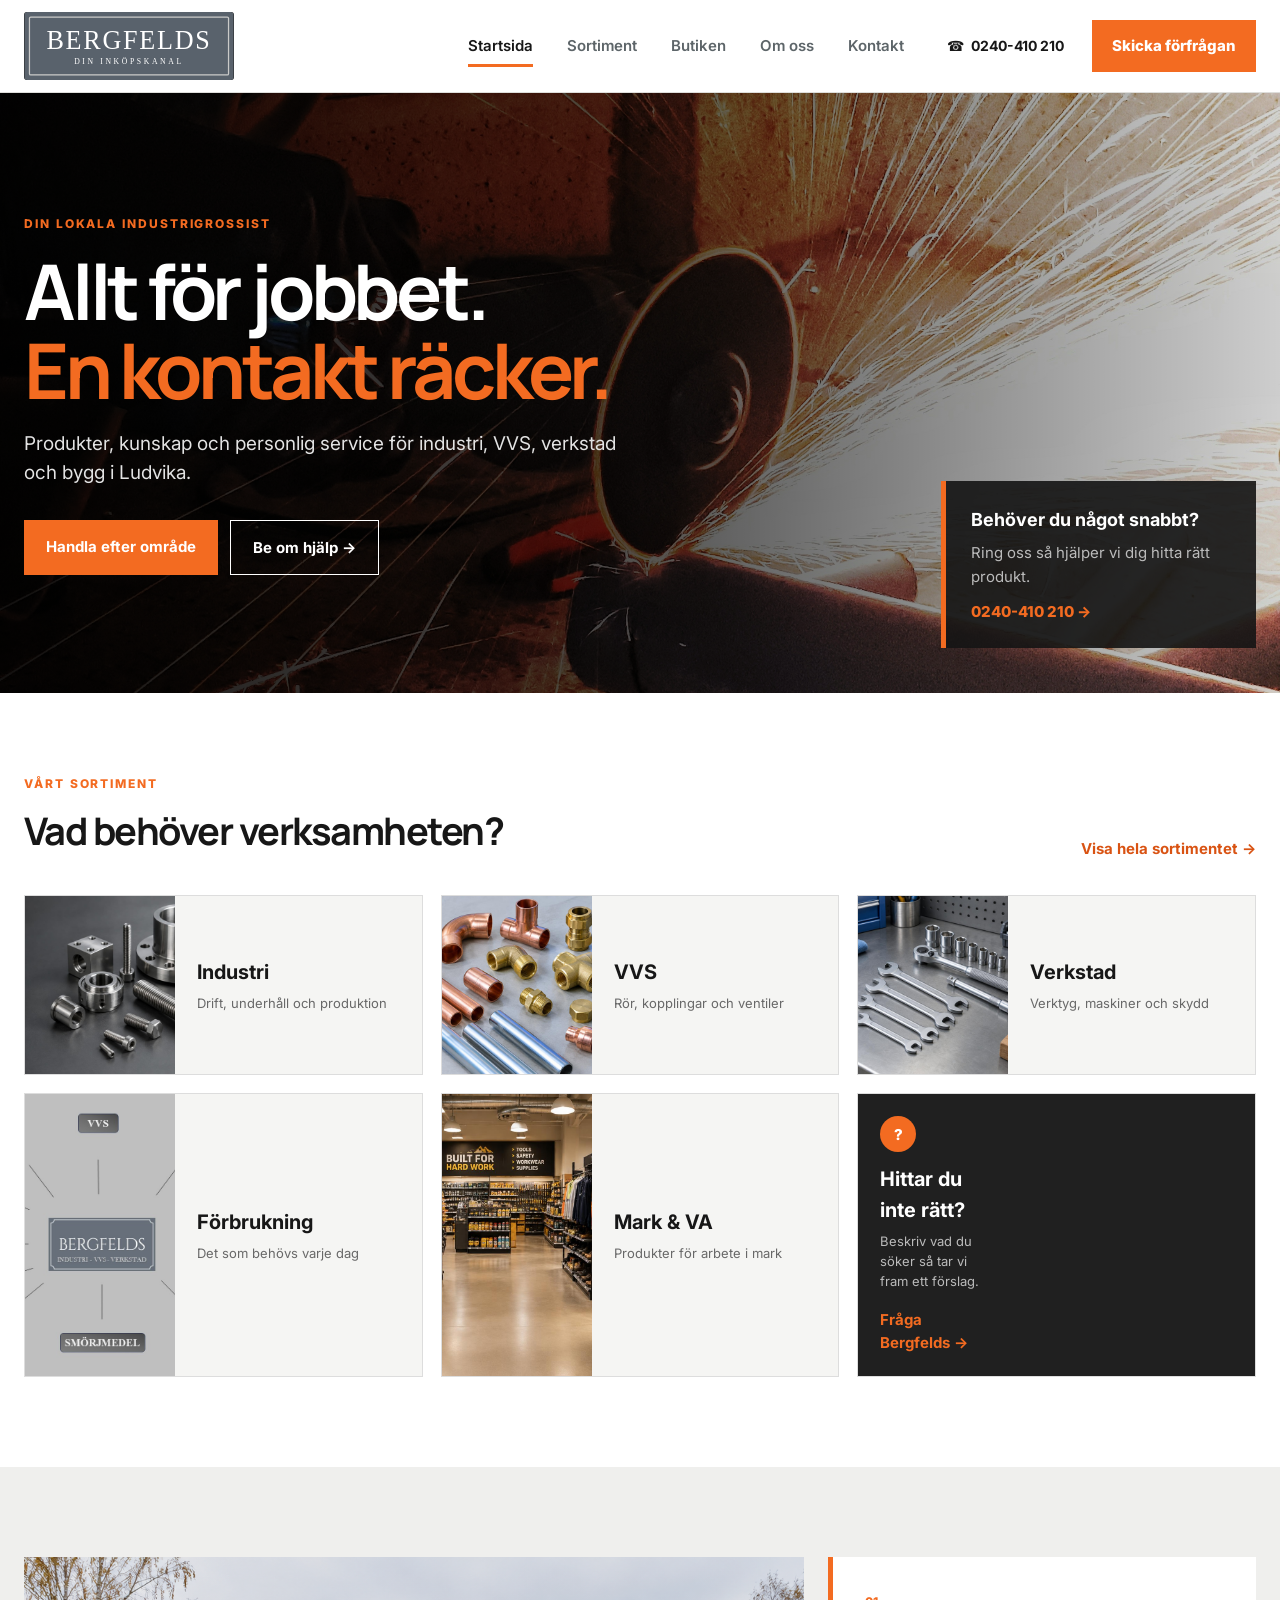
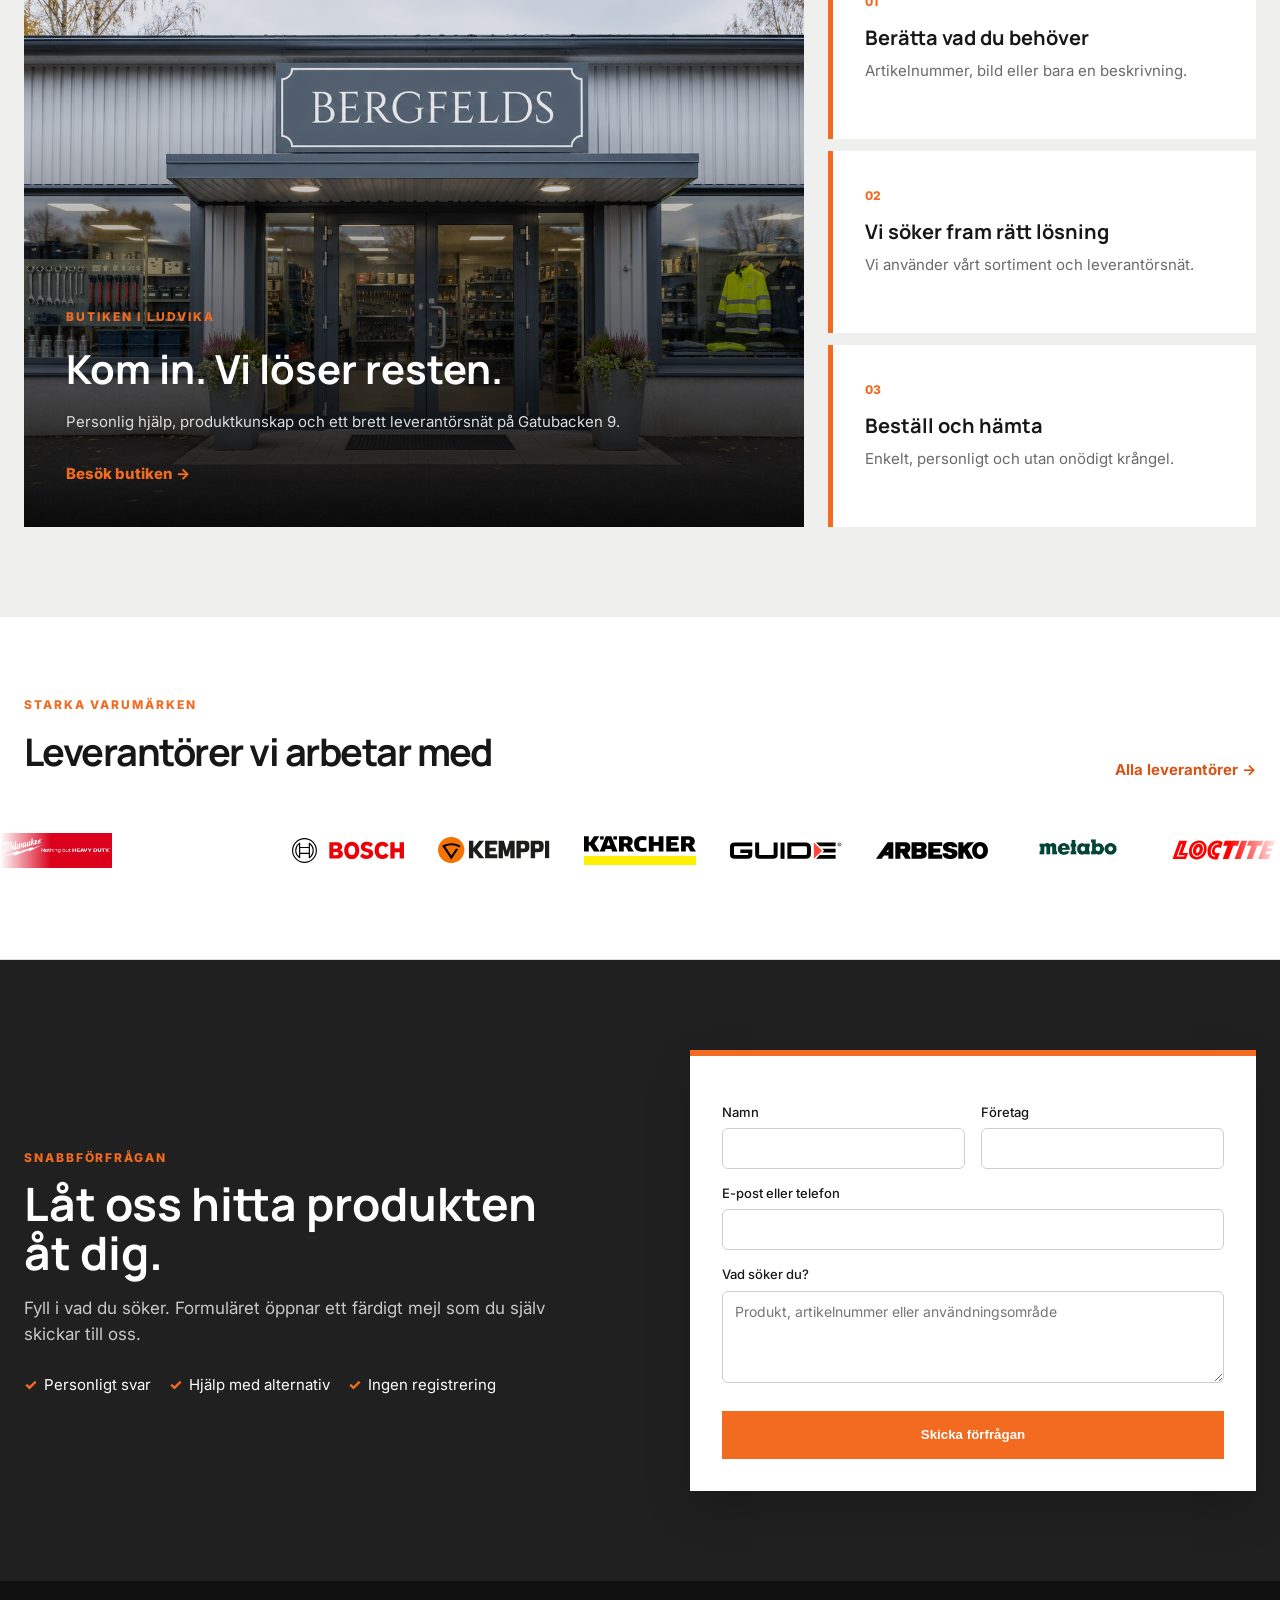
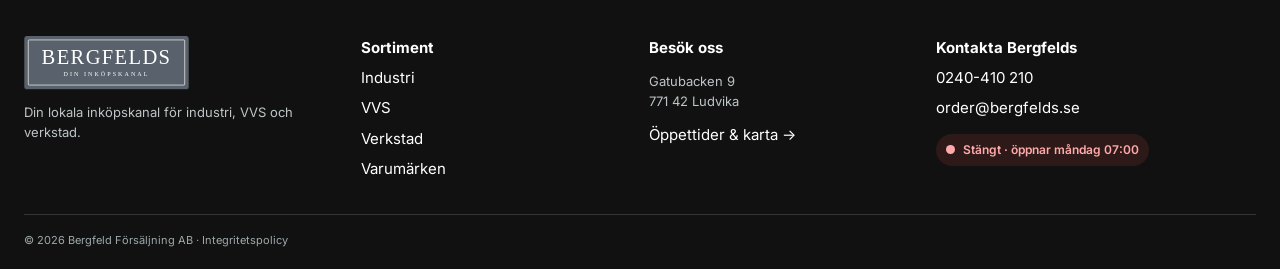
<file: index.html>
<!doctype html><html lang="sv"><head><meta charset="utf-8"><meta name="viewport" content="width=device-width,initial-scale=1"><meta name="description" content="Bergfelds – personlig industrigrossist för företag i Ludvika."><title>Bergfelds | Industri, VVS och verkstad</title><link rel="icon" href="assets/favicon.png"><link rel="preconnect" href="https://fonts.googleapis.com"><link rel="stylesheet" href="https://fonts.googleapis.com/css2?family=Inter:wght@400;500;600;700;800&display=swap"><link rel="stylesheet" href="style.css"><script src="main.js" defer></script></head>
<body class="retail-home"><a class="skip-link" href="#innehall">Hoppa till innehållet</a>
<header class="retail-header simple-header"><div class="container retail-head-main"><a class="logo" href="index.html"><img class="brand-image" src="assets/bergfelds-wordmark.svg" alt="Bergfelds"></a><nav class="primary-nav" aria-label="Huvudmeny"><a href="index.html">Startsida</a><a href="sortiment.html">Sortiment</a><a href="butiken.html">Butiken</a><a href="om-bergfelds.html">Om oss</a><a href="kontakta-oss.html">Kontakt</a></nav><a class="header-phone" href="tel:+46240410210">☎ <b>0240-410 210</b></a><a class="retail-contact" href="kontakta-oss.html">Skicka förfrågan</a><button id="menu" aria-label="Öppna meny" aria-expanded="false">☰</button></div></header>
<main id="innehall">
<section class="retail-hero"><img src="assets/bergfelds-original-industry.jpg" alt="Industri och verkstad"><div class="retail-hero-shade"></div><div class="container"><div class="retail-hero-copy"><span>DIN LOKALA INDUSTRIGROSSIST</span><h1>Allt för jobbet.<br><strong>En kontakt räcker.</strong></h1><p>Produkter, kunskap och personlig service för industri, VVS, verkstad och bygg i Ludvika.</p><div class="retail-buttons"><a href="sortiment.html">Handla efter område</a><a href="kontakta-oss.html">Be om hjälp →</a></div></div><aside><b>Behöver du något snabbt?</b><p>Ring oss så hjälper vi dig hitta rätt produkt.</p><a href="tel:+46240410210">0240-410 210 →</a></aside></div></section>
<section class="retail-category-section"><div class="container"><div class="retail-section-title"><div><span>VÅRT SORTIMENT</span><h2>Vad behöver verksamheten?</h2></div><a href="sortiment.html">Visa hela sortimentet →</a></div><div class="retail-categories"><a href="sortiment.html#industri"><img src="assets/industry.jpg" alt=""><div><b>Industri</b><span>Drift, underhåll och produktion</span></div></a><a href="sortiment.html#vvs"><img src="assets/plumbing.jpg" alt=""><div><b>VVS</b><span>Rör, kopplingar och ventiler</span></div></a><a href="sortiment.html#verkstad"><img src="assets/workshop.jpg" alt=""><div><b>Verkstad</b><span>Verktyg, maskiner och skydd</span></div></a><a href="sortiment.html"><img src="assets/bergfelds-product-overview.jpg" alt=""><div><b>Förbrukning</b><span>Det som behövs varje dag</span></div></a><a href="sortiment.html"><img src="assets/hero.jpg" alt=""><div><b>Mark & VA</b><span>Produkter för arbete i mark</span></div></a><a class="category-help" href="kontakta-oss.html"><div><i>?</i><b>Hittar du inte rätt?</b><span>Beskriv vad du söker så tar vi fram ett förslag.</span><em>Fråga Bergfelds →</em></div></a></div></div></section>
<section class="retail-promo"><div class="container"><article class="promo-main"><img src="assets/bergfelds-shop-placeholder.png" alt="Bergfelds butik"><div><span>BUTIKEN I LUDVIKA</span><h2>Kom in. Vi löser resten.</h2><p>Personlig hjälp, produktkunskap och ett brett leverantörsnät på Gatubacken 9.</p><a href="butiken.html">Besök butiken →</a></div></article><div class="promo-side"><article><span>01</span><h3>Berätta vad du behöver</h3><p>Artikelnummer, bild eller bara en beskrivning.</p></article><article><span>02</span><h3>Vi söker fram rätt lösning</h3><p>Vi använder vårt sortiment och leverantörsnät.</p></article><article><span>03</span><h3>Beställ och hämta</h3><p>Enkelt, personligt och utan onödigt krångel.</p></article></div></div></section>
<section class="retail-suppliers"><div class="container"><div class="retail-section-title"><div><span>STARKA VARUMÄRKEN</span><h2>Leverantörer vi arbetar med</h2></div><a href="sortiment.html#leverantorer">Alla leverantörer →</a></div></div><div class="supplier-marquee"><div class="supplier-track"></div></div></section>
<section class="retail-inquiry"><div class="container"><div class="inquiry-copy"><span>SNABBFÖRFRÅGAN</span><h2>Låt oss hitta produkten åt dig.</h2><p>Fyll i vad du söker. Formuläret öppnar ett färdigt mejl som du själv skickar till oss.</p><ul><li>Personligt svar</li><li>Hjälp med alternativ</li><li>Ingen registrering</li></ul></div><form class="form" novalidate><div class="cols"><label>Namn<input name="name" required></label><label>Företag<input name="company" required></label></div><label>E-post eller telefon<input name="contact" required></label><label>Vad söker du?<textarea name="description" rows="4" placeholder="Produkt, artikelnummer eller användningsområde" required></textarea></label><output aria-live="polite"></output><button type="submit">Skicka förfrågan</button></form></div></section>
</main>
<footer class="retail-footer"><div class="container footer4"><div><img class="brand-image footer-brand" src="assets/bergfelds-wordmark.svg" alt="Bergfelds"><p>Din lokala inköpskanal för industri, VVS och verkstad.</p></div><div><b>Sortiment</b><a href="sortiment.html#industri">Industri</a><a href="sortiment.html#vvs">VVS</a><a href="sortiment.html#verkstad">Verkstad</a><a href="sortiment.html#leverantorer">Varumärken</a></div><div><b>Besök oss</b><p>Gatubacken 9<br>771 42 Ludvika</p><a href="butiken.html">Öppettider & karta →</a></div><div><b>Kontakta Bergfelds</b><a href="tel:+46240410210">0240-410 210</a><a href="mailto:order@bergfelds.se">order@bergfelds.se</a><div class="opening-status" data-opening-status><span class="status-dot"></span><span class="status-text">Kontrollerar öppettider…</span></div></div></div><div class="container copy">© <span data-year>2026</span> Bergfeld Försäljning AB · <a href="integritetspolicy.html">Integritetspolicy</a></div></footer></body></html>
</file>
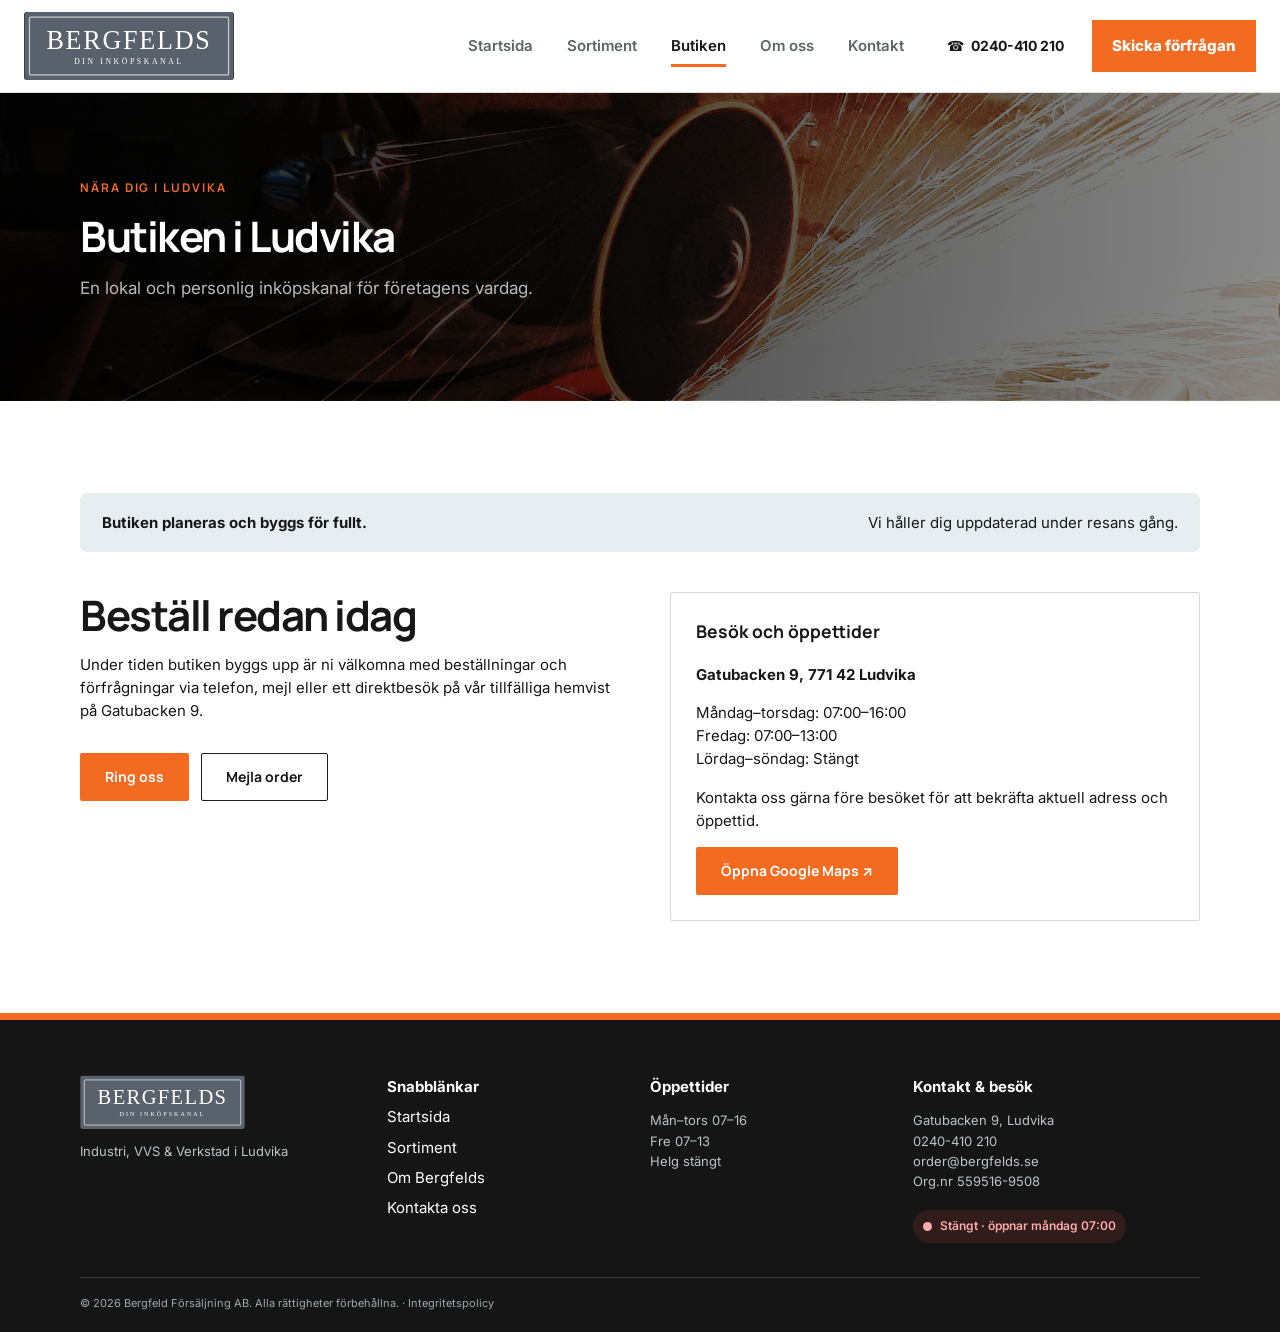
<file: butiken.html>
<!doctype html><html lang="sv"><head><meta charset="utf-8"><meta name="viewport" content="width=device-width,initial-scale=1"><title>Butiken i Ludvika | Bergfelds</title><link rel="icon" href="assets/favicon.png" type="image/png"><link rel="stylesheet" href="https://fonts.googleapis.com/css2?family=Schibsted+Grotesk:wght@400;600;700&display=swap"><link rel="stylesheet" href="style.css"><script src="main.js" defer></script></head><body>
<header class="retail-header simple-header"><div class="container retail-head-main"><a class="logo" href="index.html"><img class="brand-image" src="assets/bergfelds-wordmark.svg" alt="Bergfelds"></a><nav class="primary-nav" aria-label="Huvudmeny"><a href="index.html">Startsida</a><a href="sortiment.html">Sortiment</a><a href="butiken.html">Butiken</a><a href="om-bergfelds.html">Om oss</a><a href="kontakta-oss.html">Kontakt</a></nav><a class="header-phone" href="tel:+46240410210">☎ <b>0240-410 210</b></a><a class="retail-contact" href="kontakta-oss.html">Skicka förfrågan</a><button id="menu" aria-label="Öppna meny" aria-expanded="false">☰</button></div></header>
<main><section class="page-hero"><div class="container"><em>NÄRA DIG I LUDVIKA</em><h1>Butiken i Ludvika</h1><p>En lokal och personlig inköpskanal för företagens vardag.</p></div></section><section class="section"><div class="container"><div class="banner"><b>Butiken planeras och byggs för fullt.</b><span>Vi håller dig uppdaterad under resans gång.</span></div><div class="split shop"><div><h2>Beställ redan idag</h2><p>Under tiden butiken byggs upp är ni välkomna med beställningar och förfrågningar via telefon, mejl eller ett direktbesök på vår tillfälliga hemvist på Gatubacken 9.</p><div class="actions"><a class="btn" href="tel:+46240410210">Ring oss</a><a class="btn secondary" href="mailto:order@bergfelds.se">Mejla order</a></div></div><div class="status-card"><h3>Besök och öppettider</h3><p><b>Gatubacken 9, 771 42 Ludvika</b></p><p>Måndag–torsdag: 07:00–16:00<br>Fredag: 07:00–13:00<br>Lördag–söndag: Stängt</p><p class="muted">Kontakta oss gärna före besöket för att bekräfta aktuell adress och öppettid.</p><a class="btn" target="_blank" rel="noreferrer" href="https://www.google.com/maps/search/?api=1&query=Gatubacken+9+771+42+Ludvika">Öppna Google Maps ↗</a></div></div></div></section></main>
<footer><div class="container footer4"><div><a class="logo" href="index.html" aria-label="Bergfelds startsida"><img class="brand-image footer-brand" src="assets/bergfelds-wordmark.svg" alt="Bergfelds – Industri, VVS och Verkstad"></a><p>Industri, VVS & Verkstad i Ludvika</p></div><div><b>Snabblänkar</b><a href="index.html">Startsida</a><a href="sortiment.html">Sortiment</a><a href="om-bergfelds.html">Om Bergfelds</a><a href="kontakta-oss.html">Kontakta oss</a></div><div><b>Öppettider</b><p>Mån–tors 07–16<br>Fre 07–13<br>Helg stängt</p></div><div><b>Kontakt & besök</b><p>Gatubacken 9, Ludvika<br><a href="tel:+46240410210">0240-410 210</a><br><a href="mailto:order@bergfelds.se">order@bergfelds.se</a><br>Org.nr 559516-9508</p><div class="opening-status" data-opening-status aria-live="polite"><span class="status-dot"></span><span class="status-text">Kontrollerar öppettider…</span></div></div></div><div class="container copy">© <span data-year>2026</span> Bergfeld Försäljning AB. Alla rättigheter förbehållna. · <a href="integritetspolicy.html">Integritetspolicy</a></div></footer></body></html>
</file>
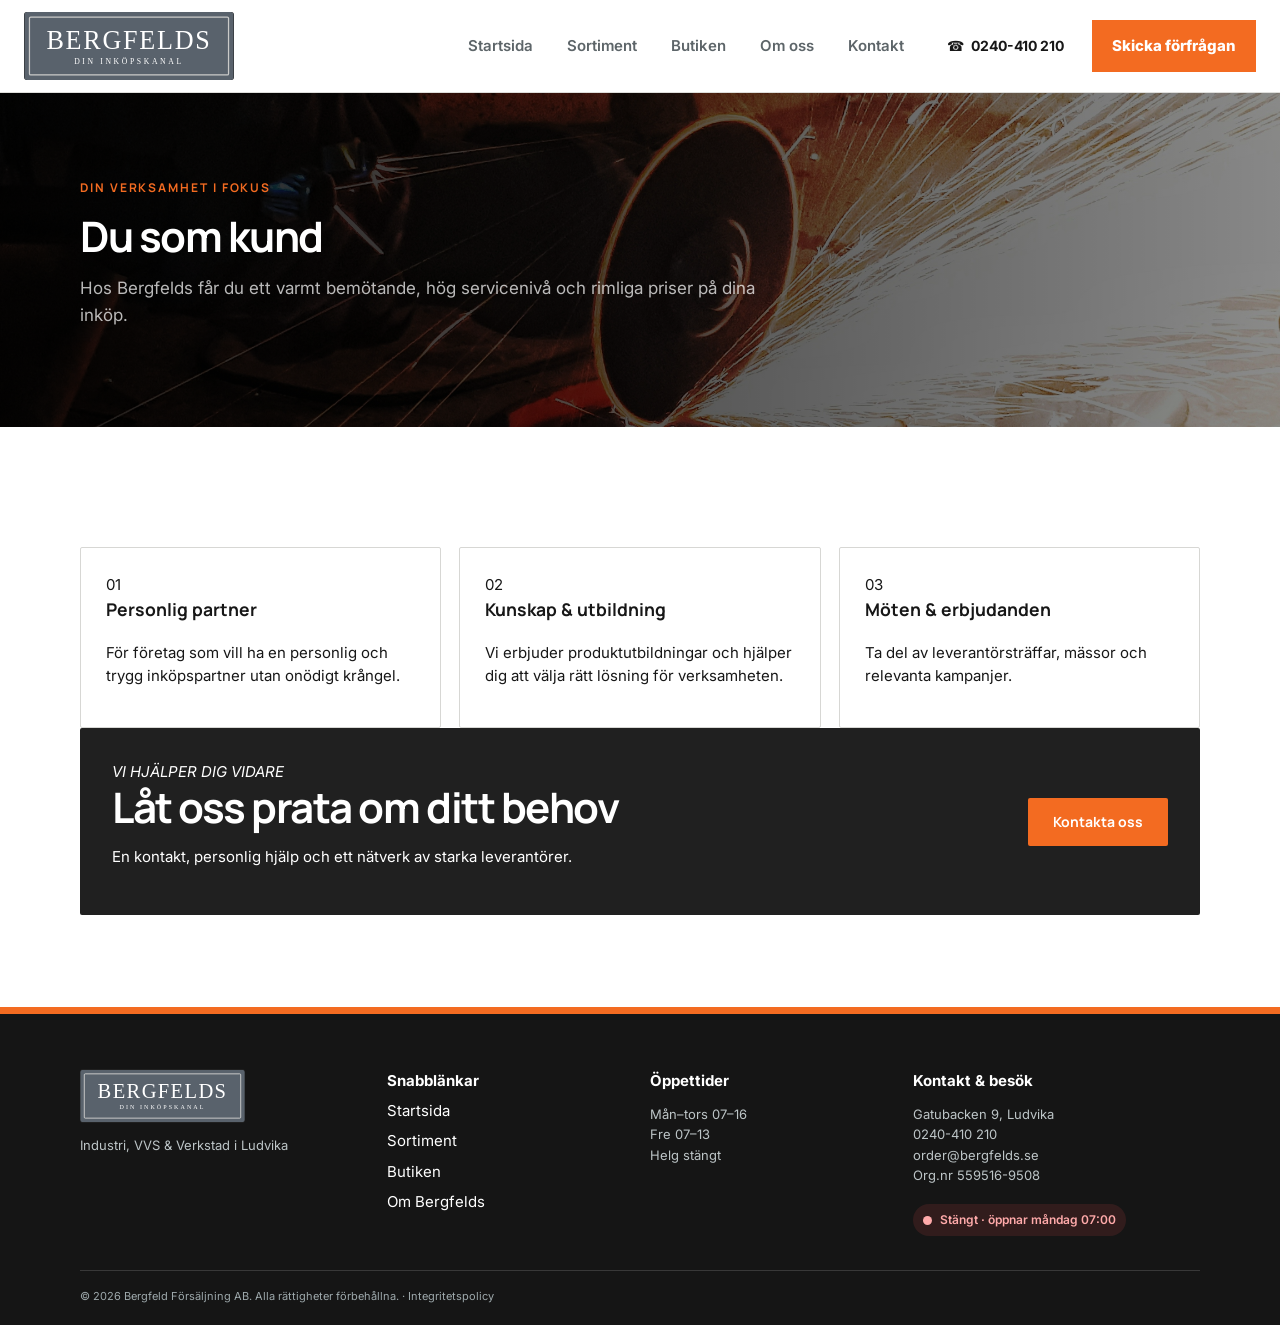
<file: du-som-kund.html>
<!doctype html><html lang="sv"><head><meta charset="utf-8"><meta name="viewport" content="width=device-width,initial-scale=1"><title>Du som kund | Bergfelds</title><link rel="icon" href="assets/favicon.png" type="image/png"><link rel="stylesheet" href="https://fonts.googleapis.com/css2?family=Schibsted+Grotesk:wght@400;600;700&display=swap"><link rel="stylesheet" href="style.css"><script src="main.js" defer></script></head><body><header class="retail-header simple-header"><div class="container retail-head-main"><a class="logo" href="index.html"><img class="brand-image" src="assets/bergfelds-wordmark.svg" alt="Bergfelds"></a><nav class="primary-nav" aria-label="Huvudmeny"><a href="index.html">Startsida</a><a href="sortiment.html">Sortiment</a><a href="butiken.html">Butiken</a><a href="om-bergfelds.html">Om oss</a><a href="kontakta-oss.html">Kontakt</a></nav><a class="header-phone" href="tel:+46240410210">☎ <b>0240-410 210</b></a><a class="retail-contact" href="kontakta-oss.html">Skicka förfrågan</a><button id="menu" aria-label="Öppna meny" aria-expanded="false">☰</button></div></header><main><section class="page-hero"><div class="container"><em>DIN VERKSAMHET I FOKUS</em><h1>Du som kund</h1><p>Hos Bergfelds får du ett varmt bemötande, hög servicenivå och rimliga priser på dina inköp.</p></div></section><section class="section"><div class="container"><div class="benefits"><article><span>01</span><h3>Personlig partner</h3><p>För företag som vill ha en personlig och trygg inköpspartner utan onödigt krångel.</p></article><article><span>02</span><h3>Kunskap & utbildning</h3><p>Vi erbjuder produktutbildningar och hjälper dig att välja rätt lösning för verksamheten.</p></article><article><span>03</span><h3>Möten & erbjudanden</h3><p>Ta del av leverantörsträffar, mässor och relevanta kampanjer.</p></article></div><div class="cta"><div><em>VI HJÄLPER DIG VIDARE</em><h2>Låt oss prata om ditt behov</h2><p>En kontakt, personlig hjälp och ett nätverk av starka leverantörer.</p></div><a class="btn" href="kontakta-oss.html">Kontakta oss</a></div></div></section></main><footer><div class="container footer4"><div><a class="logo" href="index.html" aria-label="Bergfelds startsida"><img class="brand-image footer-brand" src="assets/bergfelds-wordmark.svg" alt="Bergfelds – Industri, VVS och Verkstad"></a><p>Industri, VVS & Verkstad i Ludvika</p></div><div><b>Snabblänkar</b><a href="index.html">Startsida</a><a href="sortiment.html">Sortiment</a><a href="butiken.html">Butiken</a><a href="om-bergfelds.html">Om Bergfelds</a></div><div><b>Öppettider</b><p>Mån–tors 07–16<br>Fre 07–13<br>Helg stängt</p></div><div><b>Kontakt & besök</b><p>Gatubacken 9, Ludvika<br><a href="tel:+46240410210">0240-410 210</a><br><a href="mailto:order@bergfelds.se">order@bergfelds.se</a><br>Org.nr 559516-9508</p><div class="opening-status" data-opening-status aria-live="polite"><span class="status-dot"></span><span class="status-text">Kontrollerar öppettider…</span></div></div></div><div class="container copy">© <span data-year>2026</span> Bergfeld Försäljning AB. Alla rättigheter förbehållna. · <a href="integritetspolicy.html">Integritetspolicy</a></div></footer></body></html>
</file>
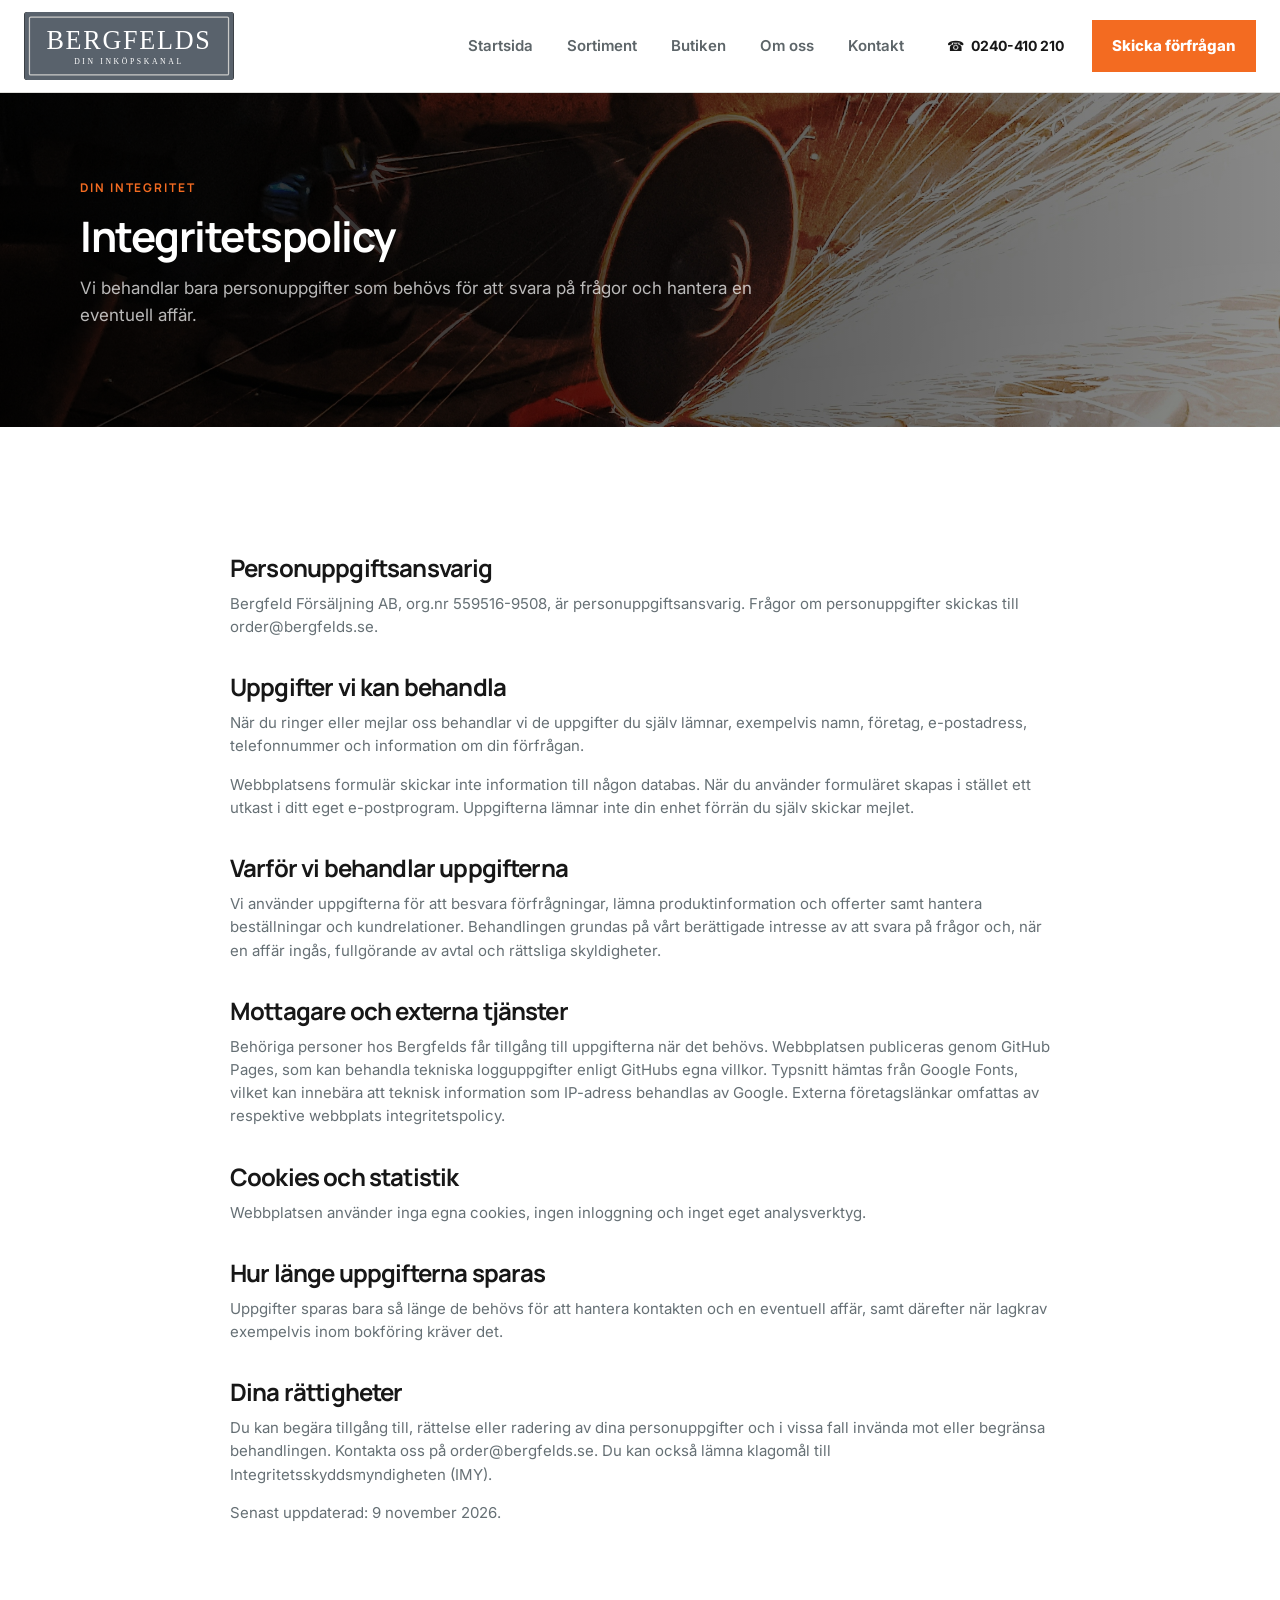
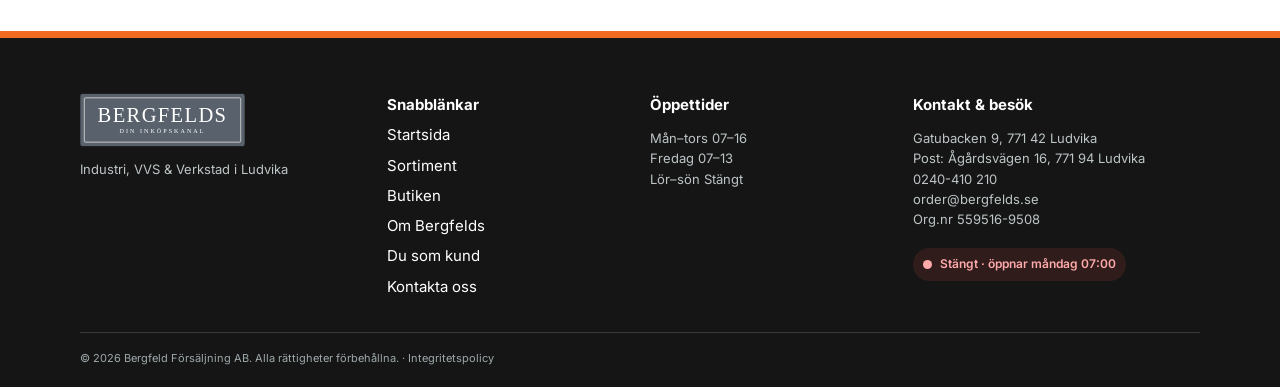
<file: integritetspolicy.html>
<!doctype html><html lang="sv"><head><meta charset="utf-8"><meta name="viewport" content="width=device-width,initial-scale=1"><meta name="description" content="Integritetspolicy för Bergfeld Försäljning AB."><title>Integritetspolicy | Bergfelds</title><link rel="icon" href="assets/favicon.png" type="image/png"><link rel="stylesheet" href="style.css"><script src="main.js" defer></script></head><body><header class="retail-header simple-header"><div class="container retail-head-main"><a class="logo" href="index.html"><img class="brand-image" src="assets/bergfelds-wordmark.svg" alt="Bergfelds"></a><nav class="primary-nav" aria-label="Huvudmeny"><a href="index.html">Startsida</a><a href="sortiment.html">Sortiment</a><a href="butiken.html">Butiken</a><a href="om-bergfelds.html">Om oss</a><a href="kontakta-oss.html">Kontakt</a></nav><a class="header-phone" href="tel:+46240410210">☎ <b>0240-410 210</b></a><a class="retail-contact" href="kontakta-oss.html">Skicka förfrågan</a><button id="menu" aria-label="Öppna meny" aria-expanded="false">☰</button></div></header><main><section class="page-hero"><div class="container"><em>DIN INTEGRITET</em><h1>Integritetspolicy</h1><p>Vi behandlar bara personuppgifter som behövs för att svara på frågor och hantera en eventuell affär.</p></div></section><section class="section"><div class="container policy-content"><h2>Personuppgiftsansvarig</h2><p>Bergfeld Försäljning AB, org.nr 559516-9508, är personuppgiftsansvarig. Frågor om personuppgifter skickas till <a href="mailto:order@bergfelds.se">order@bergfelds.se</a>.</p><h2>Uppgifter vi kan behandla</h2><p>När du ringer eller mejlar oss behandlar vi de uppgifter du själv lämnar, exempelvis namn, företag, e-postadress, telefonnummer och information om din förfrågan.</p><p>Webbplatsens formulär skickar inte information till någon databas. När du använder formuläret skapas i stället ett utkast i ditt eget e-postprogram. Uppgifterna lämnar inte din enhet förrän du själv skickar mejlet.</p><h2>Varför vi behandlar uppgifterna</h2><p>Vi använder uppgifterna för att besvara förfrågningar, lämna produktinformation och offerter samt hantera beställningar och kundrelationer. Behandlingen grundas på vårt berättigade intresse av att svara på frågor och, när en affär ingås, fullgörande av avtal och rättsliga skyldigheter.</p><h2>Mottagare och externa tjänster</h2><p>Behöriga personer hos Bergfelds får tillgång till uppgifterna när det behövs. Webbplatsen publiceras genom GitHub Pages, som kan behandla tekniska logguppgifter enligt GitHubs egna villkor. Typsnitt hämtas från Google Fonts, vilket kan innebära att teknisk information som IP-adress behandlas av Google. Externa företagslänkar omfattas av respektive webbplats integritetspolicy.</p><h2>Cookies och statistik</h2><p>Webbplatsen använder inga egna cookies, ingen inloggning och inget eget analysverktyg.</p><h2>Hur länge uppgifterna sparas</h2><p>Uppgifter sparas bara så länge de behövs för att hantera kontakten och en eventuell affär, samt därefter när lagkrav exempelvis inom bokföring kräver det.</p><h2>Dina rättigheter</h2><p>Du kan begära tillgång till, rättelse eller radering av dina personuppgifter och i vissa fall invända mot eller begränsa behandlingen. Kontakta oss på <a href="mailto:order@bergfelds.se">order@bergfelds.se</a>. Du kan också lämna klagomål till Integritetsskyddsmyndigheten (IMY).</p><p class="policy-updated">Senast uppdaterad: 9 november 2026.</p></div></section></main><footer><div class="container footer4"><div><a class="logo" href="index.html"><img class="brand-image footer-brand" src="assets/bergfelds-wordmark.svg" alt="Bergfelds"></a><p>Industri, VVS &amp; Verkstad i Ludvika</p></div><div><b>Snabblänkar</b><a href="index.html">Startsida</a><a href="sortiment.html">Sortiment</a><a href="butiken.html">Butiken</a><a href="om-bergfelds.html">Om Bergfelds</a><a href="du-som-kund.html">Du som kund</a><a href="kontakta-oss.html">Kontakta oss</a></div><div><b>Öppettider</b><p>Mån–tors 07–16<br>Fredag 07–13<br>Lör–sön Stängt</p></div><div><b>Kontakt &amp; besök</b><p>Gatubacken 9, 771 42 Ludvika<br>Post: Ågårdsvägen 16, 771 94 Ludvika<br><a href="tel:+46240410210">0240-410 210</a><br><a href="mailto:order@bergfelds.se">order@bergfelds.se</a><br>Org.nr 559516-9508</p><div class="opening-status" data-opening-status aria-live="polite"><span class="status-dot"></span><span class="status-text">Kontrollerar öppettider…</span></div></div></div><div class="container copy">© <span data-year>2026</span> Bergfeld Försäljning AB. Alla rättigheter förbehållna. · <a href="integritetspolicy.html">Integritetspolicy</a></div></footer></body></html>
</file>
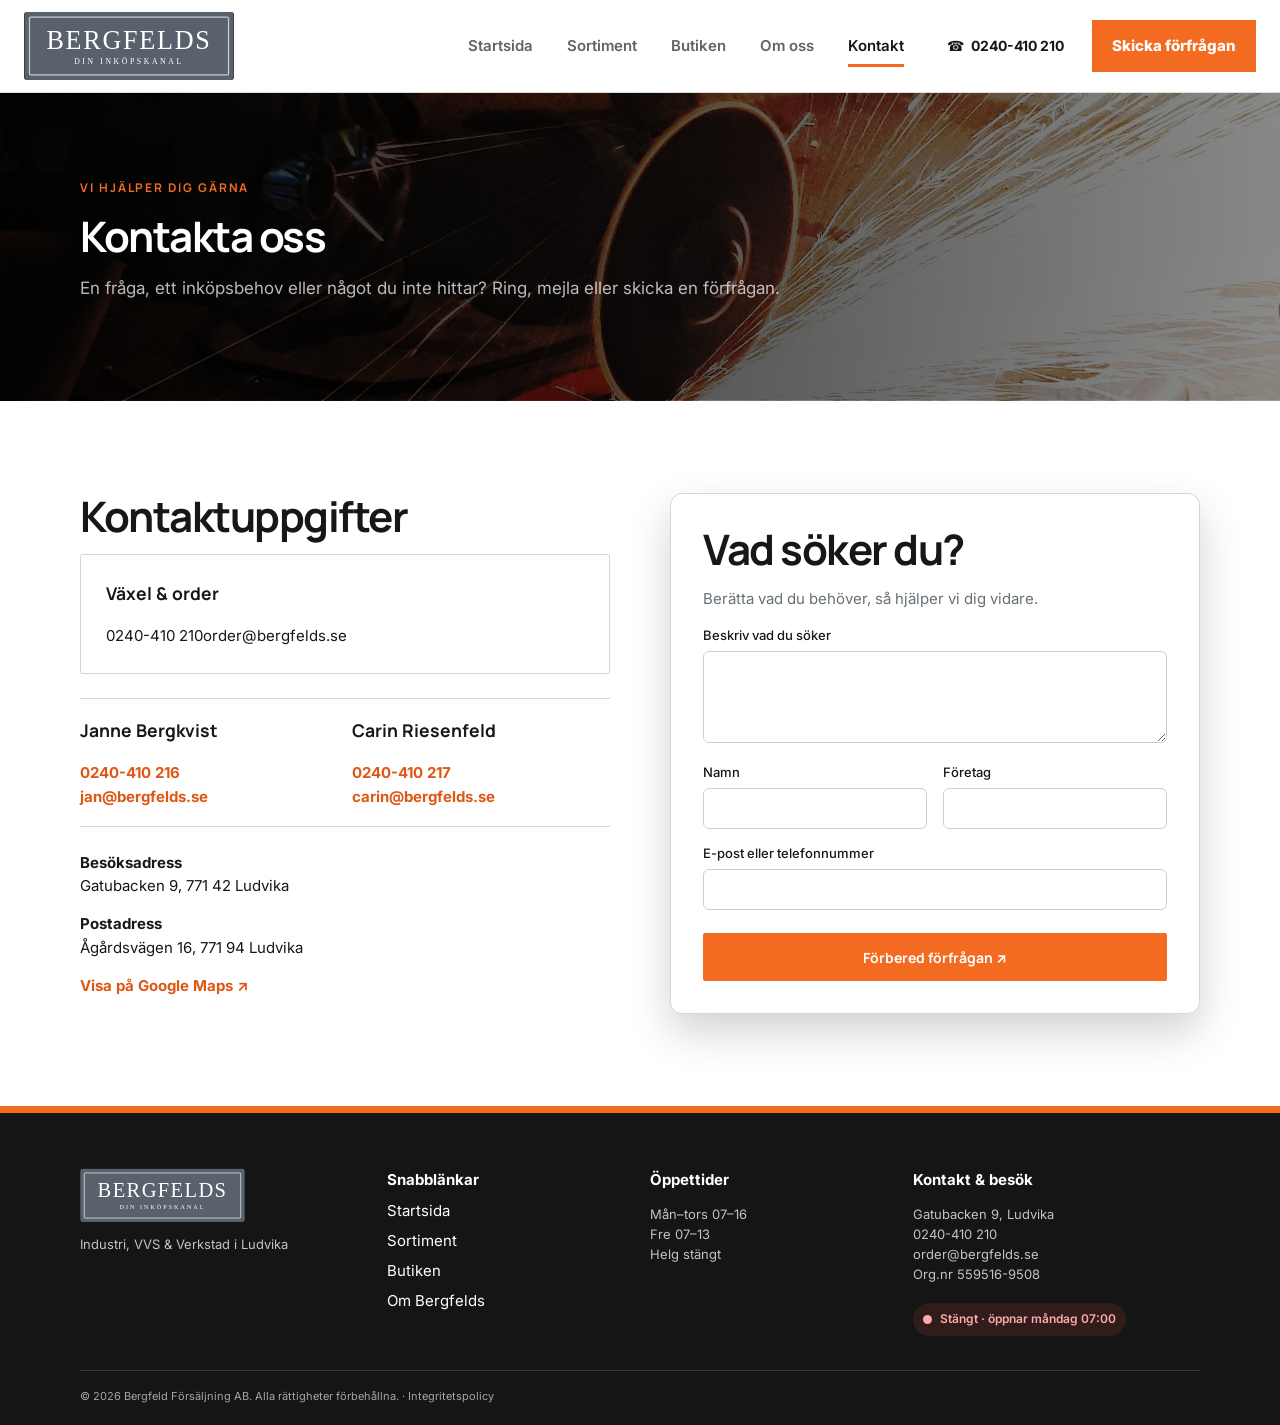
<file: kontakta-oss.html>
<!doctype html><html lang="sv"><head><meta charset="utf-8"><meta name="viewport" content="width=device-width,initial-scale=1"><title>Kontakta oss | Bergfelds</title><link rel="icon" href="assets/favicon.png" type="image/png"><link rel="stylesheet" href="https://fonts.googleapis.com/css2?family=Schibsted+Grotesk:wght@400;600;700&display=swap"><link rel="stylesheet" href="style.css"><script src="main.js" defer></script></head><body><header class="retail-header simple-header"><div class="container retail-head-main"><a class="logo" href="index.html"><img class="brand-image" src="assets/bergfelds-wordmark.svg" alt="Bergfelds"></a><nav class="primary-nav" aria-label="Huvudmeny"><a href="index.html">Startsida</a><a href="sortiment.html">Sortiment</a><a href="butiken.html">Butiken</a><a href="om-bergfelds.html">Om oss</a><a href="kontakta-oss.html">Kontakt</a></nav><a class="header-phone" href="tel:+46240410210">☎ <b>0240-410 210</b></a><a class="retail-contact" href="kontakta-oss.html">Skicka förfrågan</a><button id="menu" aria-label="Öppna meny" aria-expanded="false">☰</button></div></header><main><section class="page-hero"><div class="container"><em>VI HJÄLPER DIG GÄRNA</em><h1>Kontakta oss</h1><p>En fråga, ett inköpsbehov eller något du inte hittar? Ring, mejla eller skicka en förfrågan.</p></div></section><section class="section"><div class="container contact"><div><h2>Kontaktuppgifter</h2><div class="contact-card"><h3>Växel & order</h3><a href="tel:+46240410210">0240-410 210</a><a href="mailto:order@bergfelds.se">order@bergfelds.se</a></div><div class="people"><div><h3>Janne Bergkvist</h3><a href="tel:+46240410216">0240-410 216</a><br><a href="mailto:jan@bergfelds.se">jan@bergfelds.se</a></div><div><h3>Carin Riesenfeld</h3><a href="tel:+46240410217">0240-410 217</a><br><a href="mailto:carin@bergfelds.se">carin@bergfelds.se</a></div></div><div class="addresses"><p><b>Besöksadress</b><br>Gatubacken 9, 771 42 Ludvika</p><p><b>Postadress</b><br>Ågårdsvägen 16, 771 94 Ludvika</p><a target="_blank" rel="noreferrer" href="https://www.google.com/maps/search/?api=1&query=Gatubacken+9+771+42+Ludvika">Visa på Google Maps ↗</a></div></div><form class="form" novalidate><h2>Vad söker du?</h2><p>Berätta vad du behöver, så hjälper vi dig vidare.</p><label>Beskriv vad du söker<textarea name="description" rows="4" required></textarea></label><div class="cols"><label>Namn<input name="name" required></label><label>Företag<input name="company" required></label></div><label>E-post eller telefonnummer<input name="contact" required></label><output aria-live="polite"></output><button class="btn" type="submit">Förbered förfrågan ↗</button></form></div></section></main><footer><div class="container footer4"><div><a class="logo" href="index.html" aria-label="Bergfelds startsida"><img class="brand-image footer-brand" src="assets/bergfelds-wordmark.svg" alt="Bergfelds – Industri, VVS och Verkstad"></a><p>Industri, VVS & Verkstad i Ludvika</p></div><div><b>Snabblänkar</b><a href="index.html">Startsida</a><a href="sortiment.html">Sortiment</a><a href="butiken.html">Butiken</a><a href="om-bergfelds.html">Om Bergfelds</a></div><div><b>Öppettider</b><p>Mån–tors 07–16<br>Fre 07–13<br>Helg stängt</p></div><div><b>Kontakt & besök</b><p>Gatubacken 9, Ludvika<br><a href="tel:+46240410210">0240-410 210</a><br><a href="mailto:order@bergfelds.se">order@bergfelds.se</a><br>Org.nr 559516-9508</p><div class="opening-status" data-opening-status aria-live="polite"><span class="status-dot"></span><span class="status-text">Kontrollerar öppettider…</span></div></div></div><div class="container copy">© <span data-year>2026</span> Bergfeld Försäljning AB. Alla rättigheter förbehållna. · <a href="integritetspolicy.html">Integritetspolicy</a></div></footer></body></html>
</file>
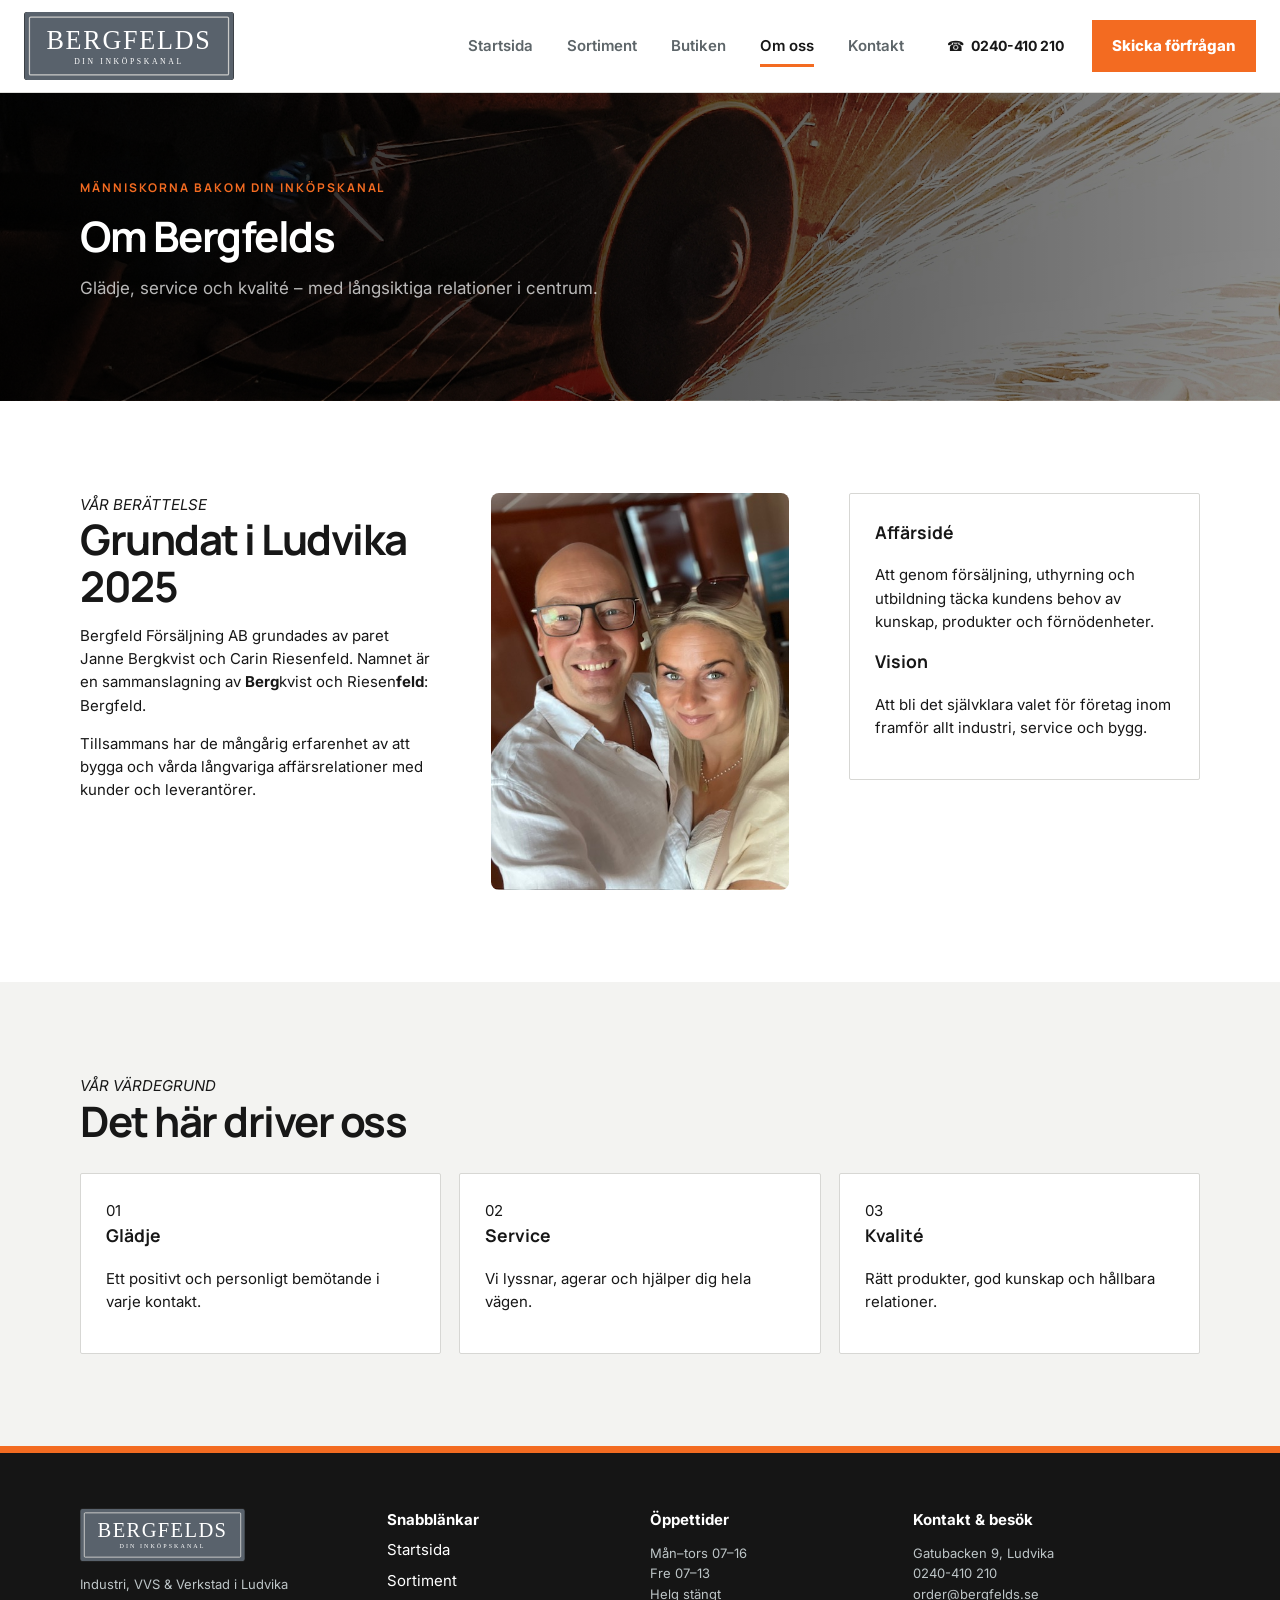
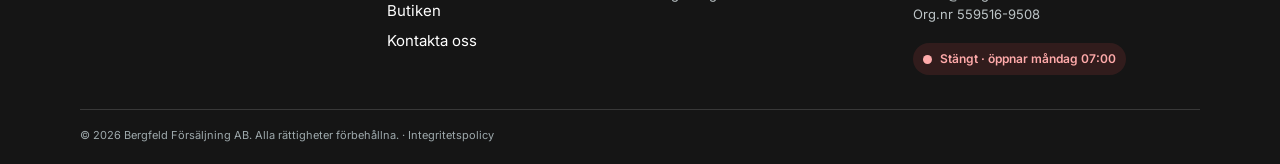
<file: om-bergfelds.html>
<!doctype html><html lang="sv"><head><meta charset="utf-8"><meta name="viewport" content="width=device-width,initial-scale=1"><title>Om Bergfelds</title><link rel="icon" href="assets/favicon.png" type="image/png"><link rel="stylesheet" href="https://fonts.googleapis.com/css2?family=Schibsted+Grotesk:wght@400;600;700&display=swap"><link rel="stylesheet" href="style.css"><script src="main.js" defer></script></head><body><header class="retail-header simple-header"><div class="container retail-head-main"><a class="logo" href="index.html"><img class="brand-image" src="assets/bergfelds-wordmark.svg" alt="Bergfelds"></a><nav class="primary-nav" aria-label="Huvudmeny"><a href="index.html">Startsida</a><a href="sortiment.html">Sortiment</a><a href="butiken.html">Butiken</a><a href="om-bergfelds.html">Om oss</a><a href="kontakta-oss.html">Kontakt</a></nav><a class="header-phone" href="tel:+46240410210">☎ <b>0240-410 210</b></a><a class="retail-contact" href="kontakta-oss.html">Skicka förfrågan</a><button id="menu" aria-label="Öppna meny" aria-expanded="false">☰</button></div></header><main><section class="page-hero"><div class="container"><em>MÄNNISKORNA BAKOM DIN INKÖPSKANAL</em><h1>Om Bergfelds</h1><p>Glädje, service och kvalité – med långsiktiga relationer i centrum.</p></div></section><section class="section"><div class="container story"><div><em>VÅR BERÄTTELSE</em><h2>Grundat i Ludvika 2025</h2><p>Bergfeld Försäljning AB grundades av paret Janne Bergkvist och Carin Riesenfeld. Namnet är en sammanslagning av <b>Berg</b>kvist och Riesen<b>feld</b>: Bergfeld.</p><p>Tillsammans har de mångårig erfarenhet av att bygga och vårda långvariga affärsrelationer med kunder och leverantörer.</p></div><img class="founders-photo" src="assets/bergfelds-founders.jpg" alt="Janne Bergkvist och Carin Riesenfeld, grundarna av Bergfelds"><div class="status-card"><h3>Affärsidé</h3><p>Att genom försäljning, uthyrning och utbildning täcka kundens behov av kunskap, produkter och förnödenheter.</p><h3>Vision</h3><p>Att bli det självklara valet för företag inom framför allt industri, service och bygg.</p></div></div></section><section class="section pale"><div class="container"><em>VÅR VÄRDEGRUND</em><h2>Det här driver oss</h2><div class="value-cards"><article><span>01</span><h3>Glädje</h3><p>Ett positivt och personligt bemötande i varje kontakt.</p></article><article><span>02</span><h3>Service</h3><p>Vi lyssnar, agerar och hjälper dig hela vägen.</p></article><article><span>03</span><h3>Kvalité</h3><p>Rätt produkter, god kunskap och hållbara relationer.</p></article></div></div></section></main><footer><div class="container footer4"><div><a class="logo" href="index.html" aria-label="Bergfelds startsida"><img class="brand-image footer-brand" src="assets/bergfelds-wordmark.svg" alt="Bergfelds – Industri, VVS och Verkstad"></a><p>Industri, VVS & Verkstad i Ludvika</p></div><div><b>Snabblänkar</b><a href="index.html">Startsida</a><a href="sortiment.html">Sortiment</a><a href="butiken.html">Butiken</a><a href="kontakta-oss.html">Kontakta oss</a></div><div><b>Öppettider</b><p>Mån–tors 07–16<br>Fre 07–13<br>Helg stängt</p></div><div><b>Kontakt & besök</b><p>Gatubacken 9, Ludvika<br><a href="tel:+46240410210">0240-410 210</a><br><a href="mailto:order@bergfelds.se">order@bergfelds.se</a><br>Org.nr 559516-9508</p><div class="opening-status" data-opening-status aria-live="polite"><span class="status-dot"></span><span class="status-text">Kontrollerar öppettider…</span></div></div></div><div class="container copy">© <span data-year>2026</span> Bergfeld Försäljning AB. Alla rättigheter förbehållna. · <a href="integritetspolicy.html">Integritetspolicy</a></div></footer></body></html>
</file>
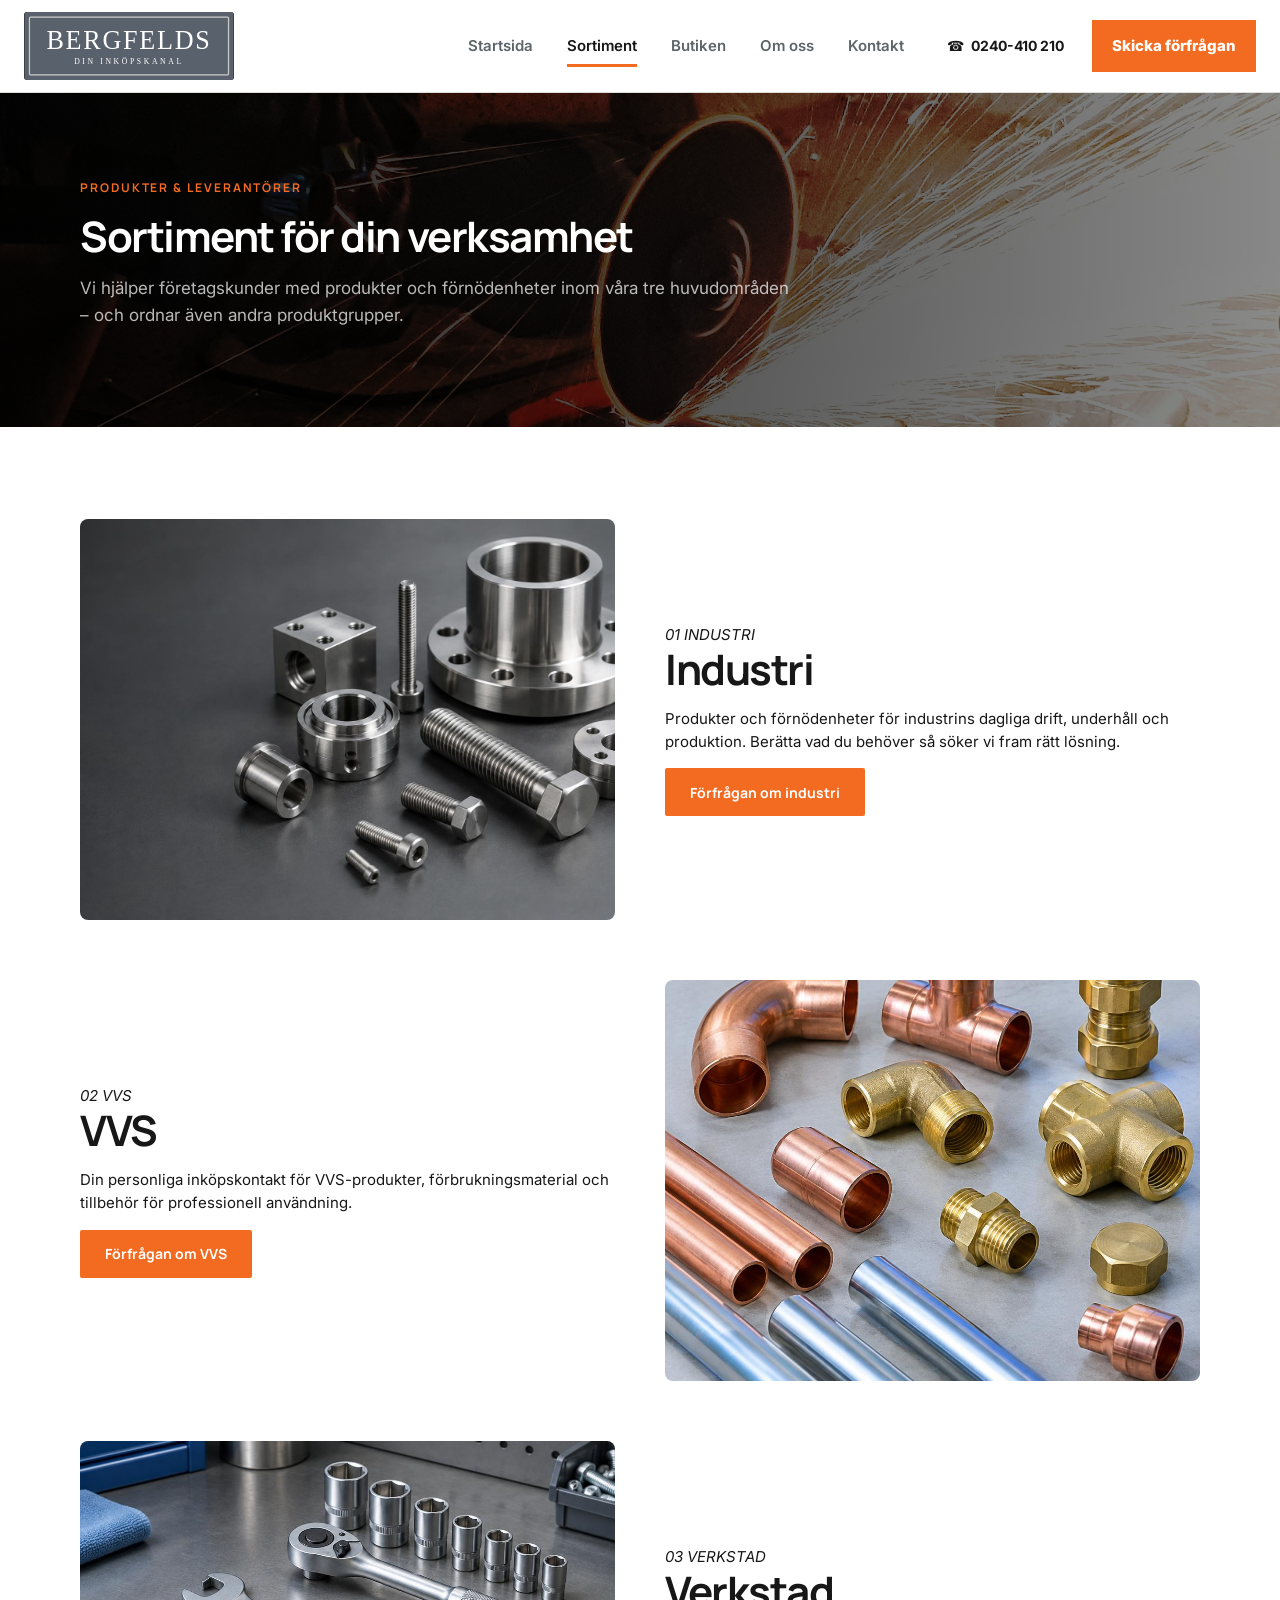
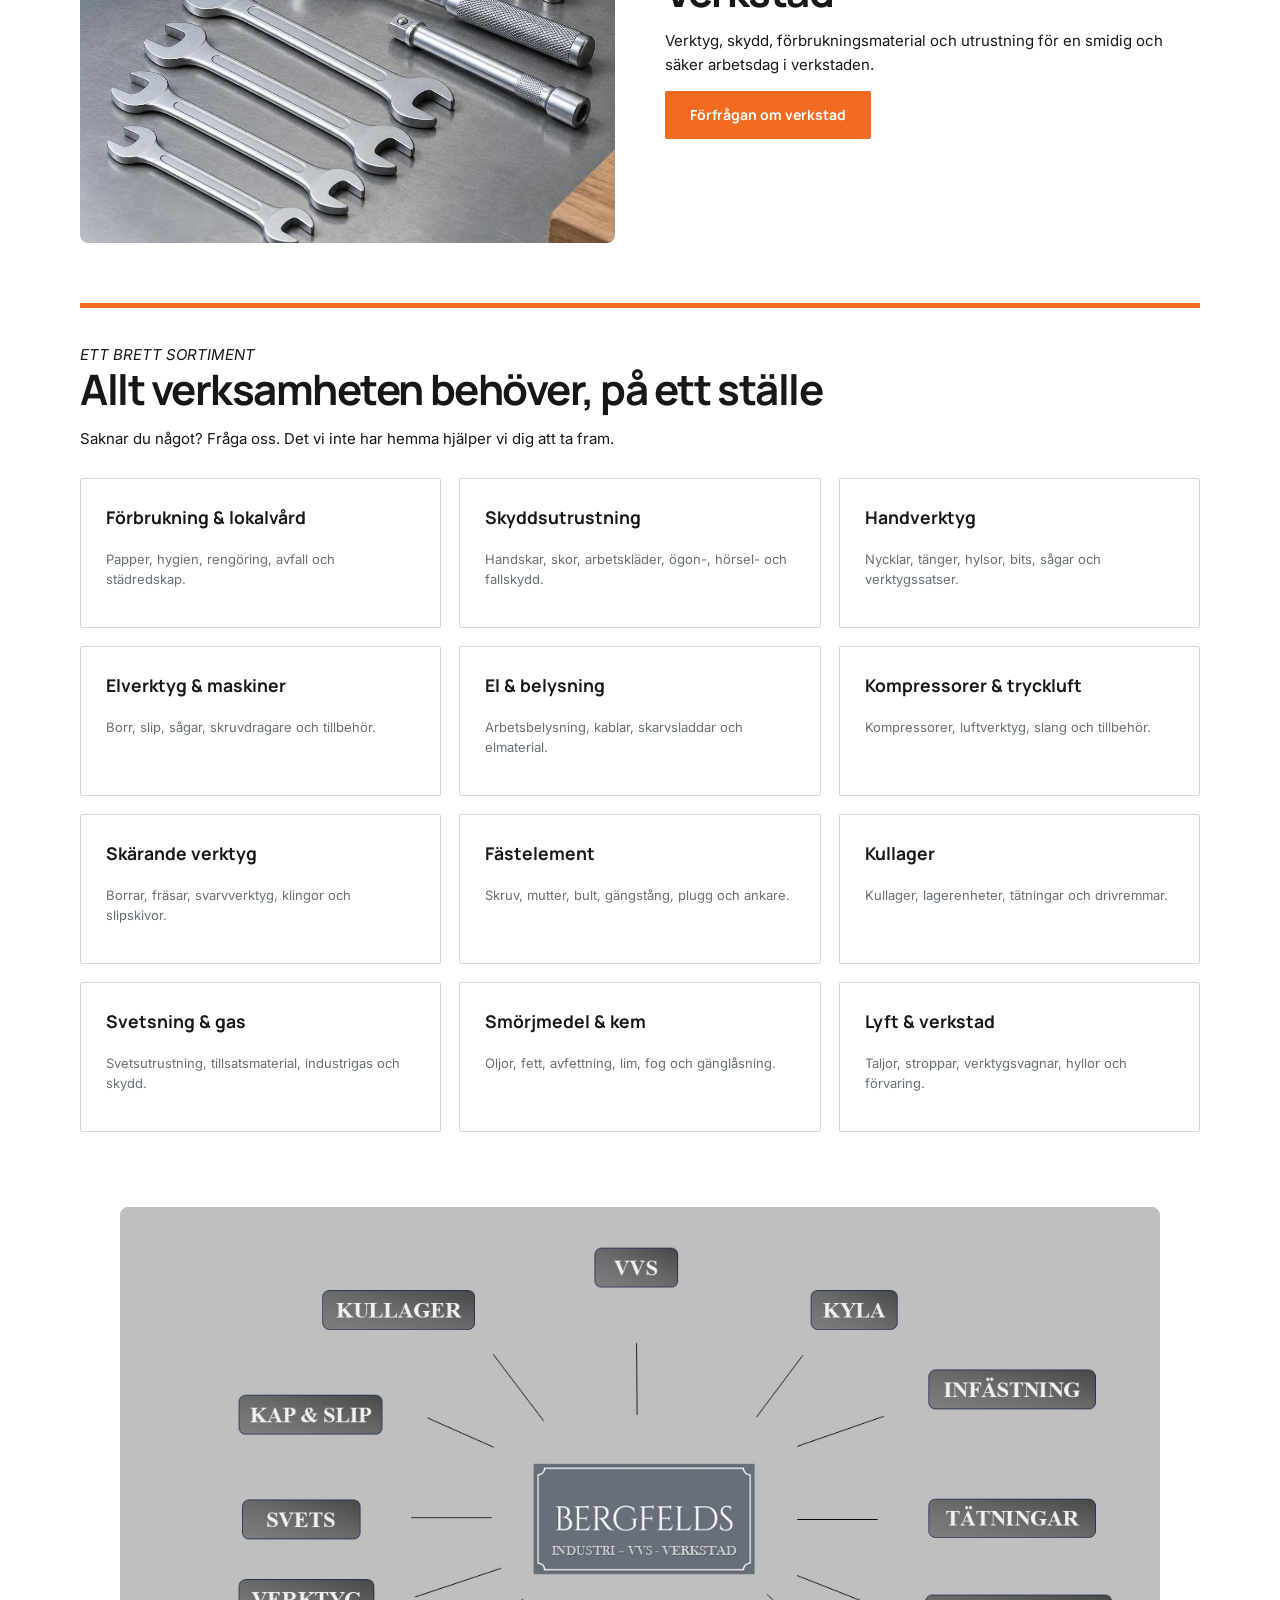
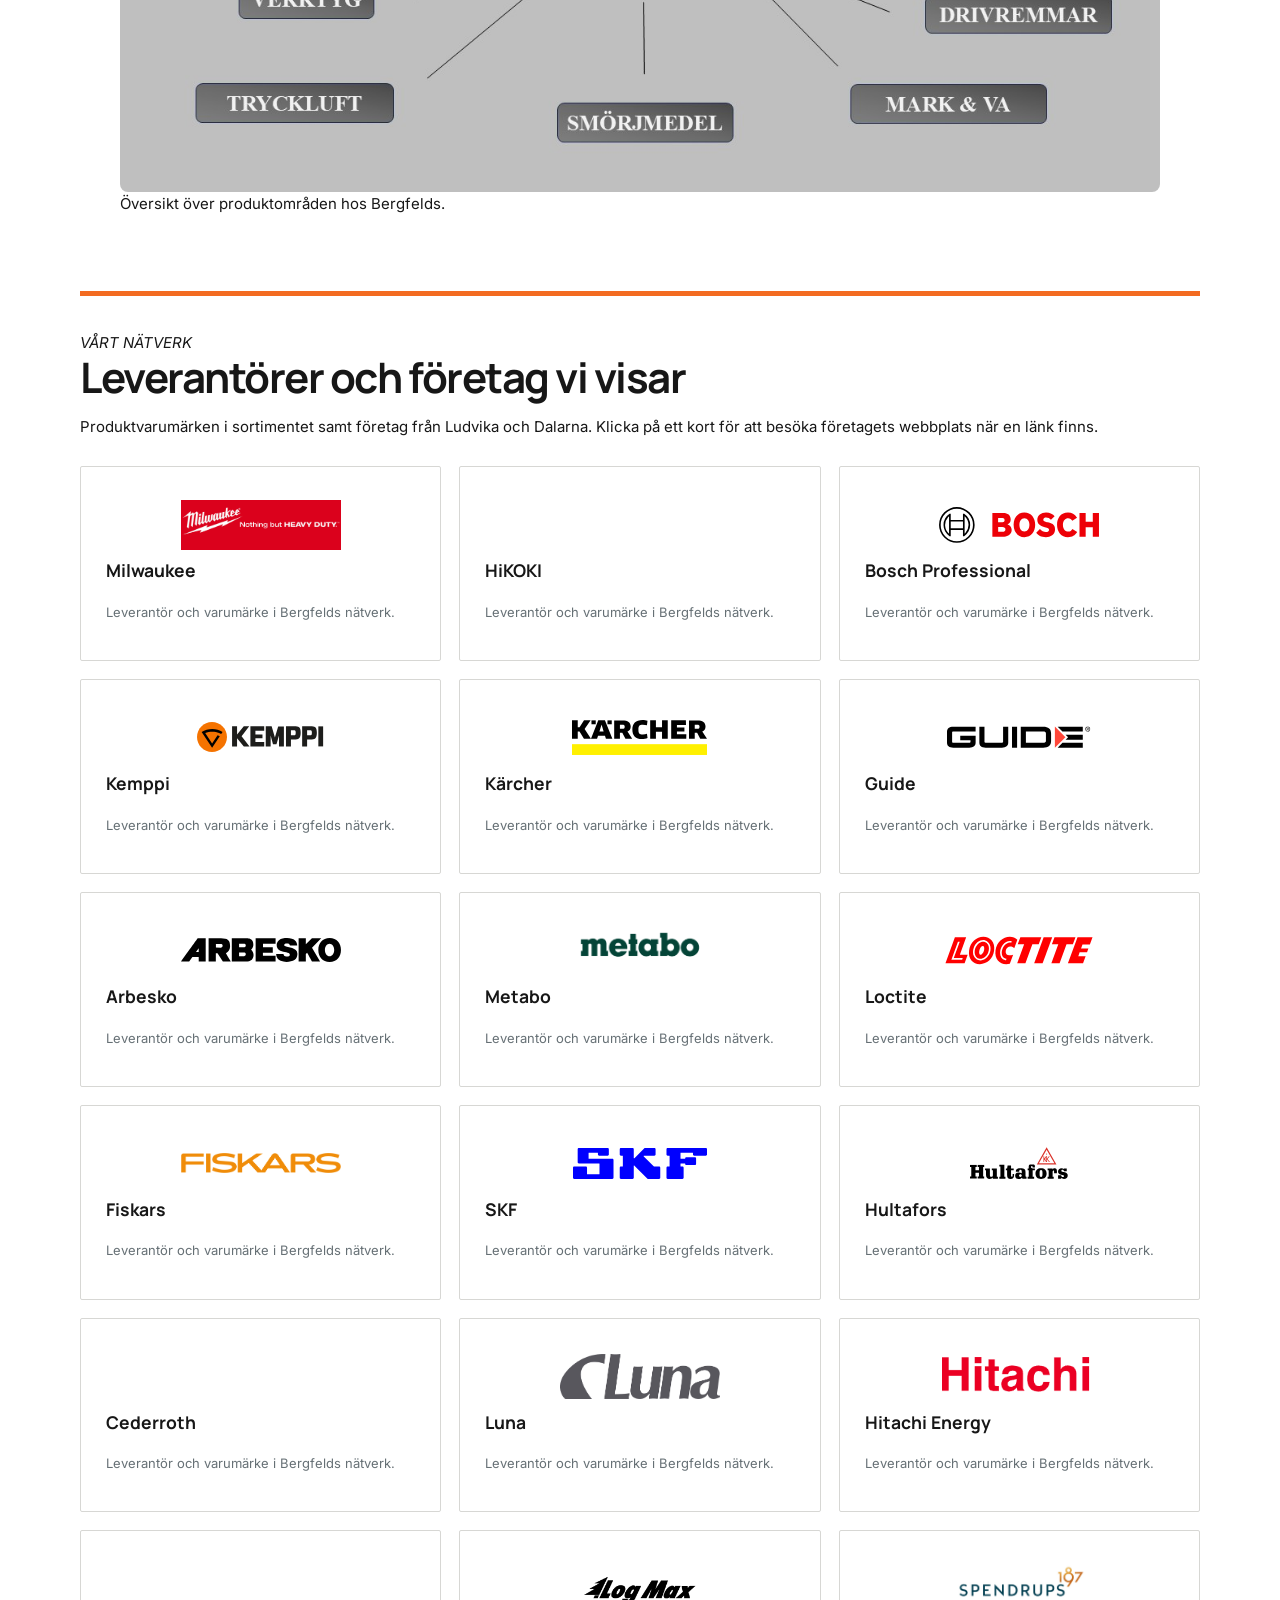
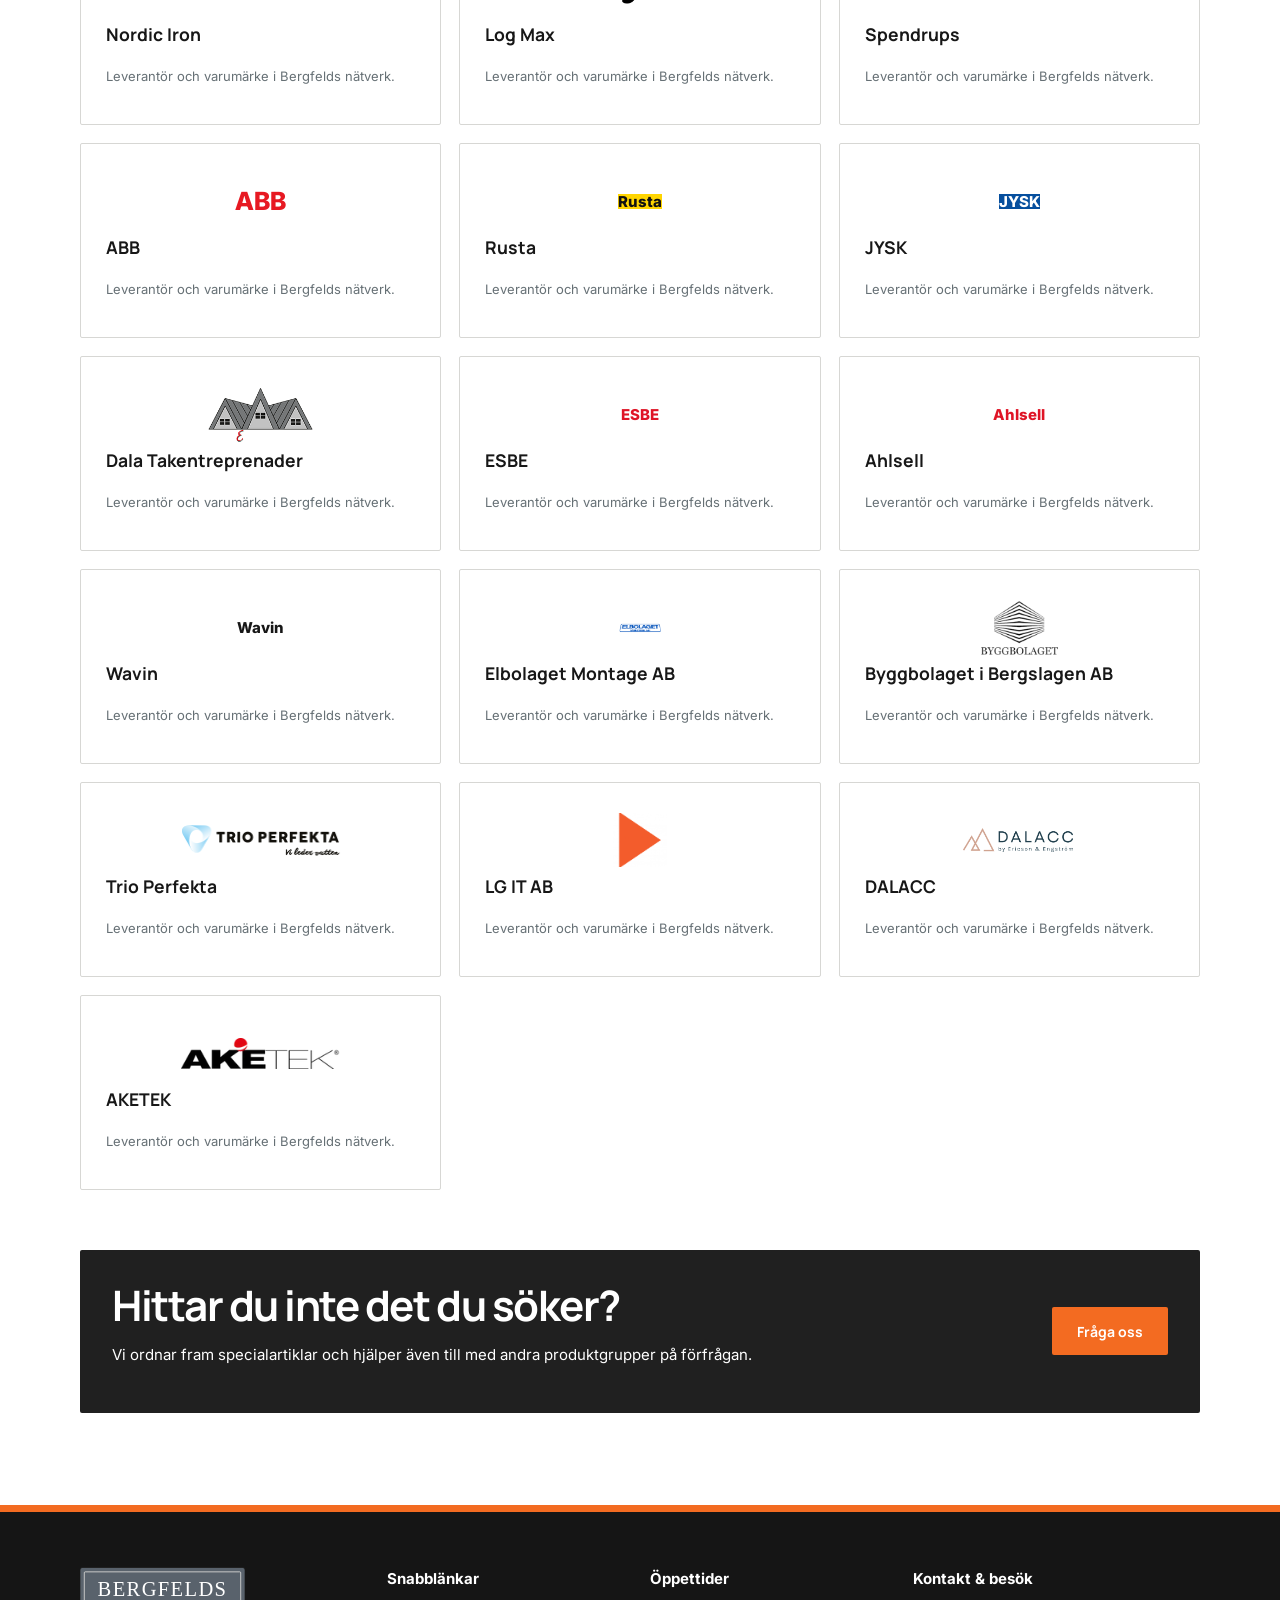
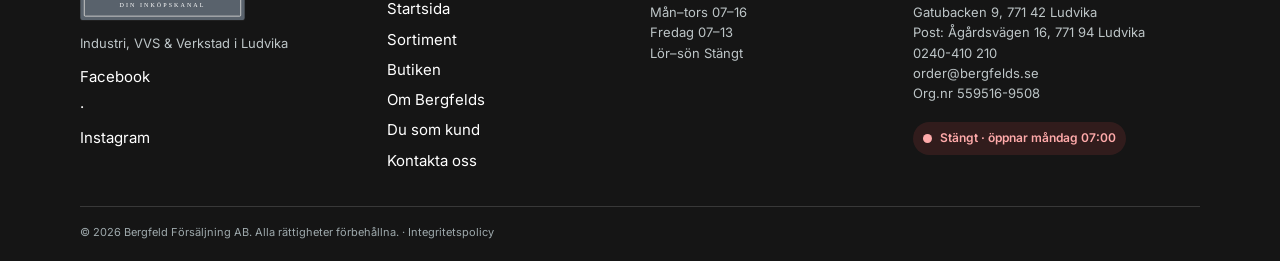
<file: sortiment.html>
<!doctype html><html lang="sv"><head><meta charset="utf-8"><meta name="viewport" content="width=device-width,initial-scale=1"><meta name="description" content="Sortiment inom industri, VVS och verkstad hos Bergfelds."><title>Sortiment | Bergfelds</title><link rel="icon" href="assets/favicon.png" type="image/png"><link rel="stylesheet" href="https://fonts.googleapis.com/css2?family=Schibsted+Grotesk:wght@400;600;700&display=swap"><link rel="stylesheet" href="style.css"><script src="main.js" defer></script></head><body>
<header class="retail-header simple-header"><div class="container retail-head-main"><a class="logo" href="index.html"><img class="brand-image" src="assets/bergfelds-wordmark.svg" alt="Bergfelds"></a><nav class="primary-nav" aria-label="Huvudmeny"><a href="index.html">Startsida</a><a href="sortiment.html">Sortiment</a><a href="butiken.html">Butiken</a><a href="om-bergfelds.html">Om oss</a><a href="kontakta-oss.html">Kontakt</a></nav><a class="header-phone" href="tel:+46240410210">☎ <b>0240-410 210</b></a><a class="retail-contact" href="kontakta-oss.html">Skicka förfrågan</a><button id="menu" aria-label="Öppna meny" aria-expanded="false">☰</button></div></header>
<main><section class="page-hero"><div class="container"><em>PRODUKTER & LEVERANTÖRER</em><h1>Sortiment för din verksamhet</h1><p>Vi hjälper företagskunder med produkter och förnödenheter inom våra tre huvudområden – och ordnar även andra produktgrupper.</p></div></section><section class="section"><div class="container product-list"><article id="industri"><img src="assets/industry.jpg" alt="Industri"><div><em>01 INDUSTRI</em><h2>Industri</h2><p>Produkter och förnödenheter för industrins dagliga drift, underhåll och produktion. Berätta vad du behöver så söker vi fram rätt lösning.</p><a class="btn" href="kontakta-oss.html?kategori=Industri">Förfrågan om industri</a></div></article><article id="vvs"><img src="assets/plumbing.jpg" alt="VVS"><div><em>02 VVS</em><h2>VVS</h2><p>Din personliga inköpskontakt för VVS-produkter, förbrukningsmaterial och tillbehör för professionell användning.</p><a class="btn" href="kontakta-oss.html?kategori=VVS">Förfrågan om VVS</a></div></article><article id="verkstad"><img src="assets/workshop.jpg" alt="Verkstad"><div><em>03 VERKSTAD</em><h2>Verkstad</h2><p>Verktyg, skydd, förbrukningsmaterial och utrustning för en smidig och säker arbetsdag i verkstaden.</p><a class="btn" href="kontakta-oss.html?kategori=Verkstad">Förfrågan om verkstad</a></div></article><section class="catalog-section" aria-labelledby="catalog-title"><div class="catalog-heading"><em>ETT BRETT SORTIMENT</em><h2 id="catalog-title">Allt verksamheten behöver, på ett ställe</h2><p>Saknar du något? Fråga oss. Det vi inte har hemma hjälper vi dig att ta fram.</p></div><div class="category-catalog"><article><h3>Förbrukning &amp; lokalvård</h3><p>Papper, hygien, rengöring, avfall och städredskap.</p></article><article><h3>Skyddsutrustning</h3><p>Handskar, skor, arbetskläder, ögon-, hörsel- och fallskydd.</p></article><article><h3>Handverktyg</h3><p>Nycklar, tänger, hylsor, bits, sågar och verktygssatser.</p></article><article><h3>Elverktyg &amp; maskiner</h3><p>Borr, slip, sågar, skruvdragare och tillbehör.</p></article><article><h3>El &amp; belysning</h3><p>Arbetsbelysning, kablar, skarvsladdar och elmaterial.</p></article><article><h3>Kompressorer &amp; tryckluft</h3><p>Kompressorer, luftverktyg, slang och tillbehör.</p></article><article><h3>Skärande verktyg</h3><p>Borrar, fräsar, svarvverktyg, klingor och slipskivor.</p></article><article><h3>Fästelement</h3><p>Skruv, mutter, bult, gängstång, plugg och ankare.</p></article><article><h3>Kullager</h3><p>Kullager, lagerenheter, tätningar och drivremmar.</p></article><article><h3>Svetsning &amp; gas</h3><p>Svetsutrustning, tillsatsmaterial, industrigas och skydd.</p></article><article><h3>Smörjmedel &amp; kem</h3><p>Oljor, fett, avfettning, lim, fog och gänglåsning.</p></article><article><h3>Lyft &amp; verkstad</h3><p>Taljor, stroppar, verktygsvagnar, hyllor och förvaring.</p></article></div></section><figure class="product-overview"><img src="assets/bergfelds-product-overview.jpg" alt="Bergfelds produktöversikt med kullager, VVS, kyla, infästning, tätningar och drivremmar"><figcaption>Översikt över produktområden hos Bergfelds.</figcaption></figure><section id="leverantorer" class="supplier-directory-section" aria-labelledby="supplier-directory-title"><div class="catalog-heading"><em>VÅRT NÄTVERK</em><h2 id="supplier-directory-title">Leverantörer och företag vi visar</h2><p>Produktvarumärken i sortimentet samt företag från Ludvika och Dalarna. Klicka på ett kort för att besöka företagets webbplats när en länk finns.</p></div><div class="supplier-directory"></div></section><aside class="cta"><div><h2>Hittar du inte det du söker?</h2><p>Vi ordnar fram specialartiklar och hjälper även till med andra produktgrupper på förfrågan.</p></div><a class="btn" href="kontakta-oss.html?kategori=Förfrågan">Fråga oss</a></aside></div></section></main>
<footer><div class="container footer4"><div><a class="logo" href="index.html" aria-label="Bergfelds startsida"><img class="brand-image footer-brand" src="assets/bergfelds-wordmark.svg" alt="Bergfelds – Industri, VVS och Verkstad"></a><p>Industri, VVS & Verkstad i Ludvika</p><a href="https://facebook.com/profile.php?id=61582548335301">Facebook</a> · <a href="https://instagram.com/bergfelds_denlillagrossisten/">Instagram</a></div><div><b>Snabblänkar</b><a href="index.html">Startsida</a><a href="sortiment.html">Sortiment</a><a href="butiken.html">Butiken</a><a href="om-bergfelds.html">Om Bergfelds</a><a href="du-som-kund.html">Du som kund</a><a href="kontakta-oss.html">Kontakta oss</a></div><div><b>Öppettider</b><p>Mån–tors 07–16<br>Fredag 07–13<br>Lör–sön Stängt</p></div><div><b>Kontakt & besök</b><p>Gatubacken 9, 771 42 Ludvika<br>Post: Ågårdsvägen 16, 771 94 Ludvika<br><a href="tel:+46240410210">0240-410 210</a><br><a href="mailto:order@bergfelds.se">order@bergfelds.se</a><br>Org.nr 559516-9508</p><div class="opening-status" data-opening-status aria-live="polite"><span class="status-dot"></span><span class="status-text">Kontrollerar öppettider…</span></div></div></div><div class="container copy">© <span data-year>2026</span> Bergfeld Försäljning AB. Alla rättigheter förbehållna. · <a href="integritetspolicy.html">Integritetspolicy</a></div></footer></body></html>
</file>
<file: style.css>
@import url('https://fonts.googleapis.com/css2?family=Cormorant+Garamond:wght@500&family=Inter:wght@400;500;600&family=Manrope:wght@600;700;800&display=swap');
:root{--ink:#202729;--navy:#20292c;--brand:#59626c;--blue:#466c8b;--accent:#67c4e8;--paper:#fff;--warm:#f4f3f0;--line:#d9dcd9;--muted:#667075;--radius:9px;--shadow:0 18px 50px rgba(8,18,23,.18)}
*{box-sizing:border-box}html{scroll-behavior:smooth;scroll-padding-top:110px}body{margin:0;background:var(--paper);color:var(--ink);font:15px/1.55 Inter,Arial,sans-serif}a{color:inherit;text-decoration:none}img{display:block;max-width:100%}h1,h2,h3,p{margin-top:0}h1,h2,h3,.btn{font-family:Manrope,Inter,sans-serif}.container{width:min(1120px,calc(100% - 48px));margin:auto}.skip-link{position:fixed;left:12px;top:-60px;z-index:100;padding:10px;background:#fff}.skip-link:focus{top:12px}.topbar{height:36px;background:#1e2527;color:#fff;font-size:12px}.topbar .container{display:flex;height:100%;align-items:center;justify-content:space-between}.topbar a:hover{text-decoration:underline}
header{position:sticky;top:0;z-index:50;border-bottom:1px solid var(--line);background:rgba(255,255,255,.96);backdrop-filter:blur(10px)}.nav{display:flex;height:72px;align-items:center;gap:22px}.logo{display:inline-flex;flex:none}.brand-image{width:168px;height:54px;object-fit:contain;border-radius:3px;background:var(--brand)}.nav nav{display:flex;align-items:center;gap:3px;margin-left:auto}.nav nav a{padding:10px 13px;border-radius:5px;color:#5e676c;font-weight:500}.nav nav a:hover,.nav nav a.active{color:var(--ink)}.nav nav a.active{text-decoration:underline 2px var(--accent);text-underline-offset:9px}.phone-link{white-space:nowrap;font-size:14px}.call{min-height:38px;padding:0 17px}#menu{display:none;border:1px solid var(--line);border-radius:6px;background:#fff;font-size:23px}.mail{display:none}
.btn{display:inline-flex;min-height:48px;align-items:center;justify-content:center;padding:0 24px;border:1px solid transparent;border-radius:6px;background:var(--blue);color:#fff;font-size:14px;font-weight:700;cursor:pointer;transition:.2s}.btn:hover{filter:brightness(.94);transform:translateY(-1px)}.btn.light{background:#fff;color:var(--ink)}.btn.outline{border-color:rgba(255,255,255,.42);background:transparent;color:#fff}.btn.secondary{border-color:#bfc4c5;background:#fff;color:var(--ink)}
.hero-industrial{position:relative;overflow:hidden;background-color:#1f292c;color:#fff;background-image:linear-gradient(rgba(255,255,255,.065) 1px,transparent 1px),linear-gradient(90deg,rgba(255,255,255,.065) 1px,transparent 1px),radial-gradient(circle at 90% 20%,rgba(70,108,139,.3),transparent 38%);background-size:88px 88px,88px 88px,100% 100%}.hero-grid{display:grid;min-height:824px;grid-template-columns:1.05fr .85fr;align-items:center;gap:68px;padding:80px 0}.hero-copy em,.page-hero em{color:var(--accent);font:700 12px Manrope,sans-serif;letter-spacing:.16em;font-style:normal}.hero h1{max-width:600px;margin:20px 0 18px;font-size:clamp(46px,5vw,62px);line-height:1.04;letter-spacing:-.045em}.hero h1 span{color:var(--accent)}.hero-copy>p{max-width:610px;color:rgba(255,255,255,.77);font-size:18px}.actions{display:flex;flex-wrap:wrap;gap:12px;margin-top:30px}
.form{padding:32px;border:1px solid #d5d8d7;border-radius:12px;background:#fff;color:var(--ink);box-shadow:var(--shadow)}.form h2{margin:0 0 5px;font-size:24px}.form>p{color:var(--muted)}.cols{display:grid;grid-template-columns:1fr 1fr;gap:16px}label{display:block;margin-top:14px;font-size:13px;font-weight:500}input,textarea,select{width:100%;margin-top:6px;padding:11px 12px;border:1px solid #cbd0cd;border-radius:6px;background:#fff;color:var(--ink);font:14px Inter,sans-serif}textarea{resize:vertical}input:focus,textarea:focus,select:focus{outline:2px solid rgba(70,108,139,.3);border-color:var(--blue)}.form button{width:100%;margin-top:15px}.form small{display:block;margin-top:13px;color:var(--muted);font-size:11px;line-height:1.35}.form small a{text-decoration:underline}.form output{display:block;margin-top:8px;color:#a72c2c;font-size:12px}.form output.success{color:#197342}
.section{padding:92px 0}.section h2,.page-hero h1,.marquee-section h2{margin-bottom:14px;font-size:clamp(30px,4vw,42px);line-height:1.12;letter-spacing:-.035em}.lead,.section-heading p{max-width:700px;color:var(--muted);font-size:17px}.section-heading{display:flex;align-items:flex-end;justify-content:space-between;gap:30px}.section-heading>a,.range-card b,.cards a,.info a,.big,.people a,.addresses a{color:var(--blue);font-weight:700}.range-grid{display:grid;gap:20px;margin-top:40px}.range-grid.four{grid-template-columns:repeat(4,1fr)}.range-card{overflow:hidden;border-radius:8px;background:var(--warm);transition:.25s}.range-card:hover{box-shadow:0 12px 32px rgba(20,30,34,.13);transform:translateY(-3px)}.range-card img{width:100%;aspect-ratio:4/3;object-fit:cover;transition:.5s}.range-card:hover img{transform:scale(1.035)}.range-card div{padding:20px}.range-card h3{margin-bottom:6px;font-size:18px}.range-card p{min-height:68px;color:var(--muted);font-size:13px}.range-card b{font-size:13px}.muted-section{border-block:1px solid var(--line);background:var(--warm)}.benefit-row{display:grid;grid-template-columns:repeat(3,1fr);gap:60px;margin-top:42px}.benefit-row article>span{color:var(--blue);font-size:30px}.benefit-row h3{margin:15px 0 8px;font-size:18px}.benefit-row p{color:var(--muted)}
.steps{display:grid;grid-template-columns:repeat(3,1fr);gap:22px;margin:38px 0 0;padding:0;list-style:none}.steps li,.steps article{padding:28px;border:1px solid var(--line);border-radius:8px;background:#fff}.steps span{color:var(--blue);font:800 30px Manrope,sans-serif}.steps h3{margin:10px 0 7px;font-size:18px}.steps p{margin:0;color:var(--muted)}
.marquee-section{padding:32px 0 25px;border-block:1px solid var(--line);background:#fff;overflow:hidden}.supplier-heading>div{position:relative;text-align:center}.supplier-heading h2{margin:0 0 16px;font-size:23px}.all-suppliers-link{position:absolute;right:0;top:6px;color:var(--blue);font-size:12px;font-weight:700}.supplier-marquee{overflow:hidden;padding:3px 0 7px;mask-image:linear-gradient(90deg,transparent,#000 4%,#000 96%,transparent)}.supplier-track{display:flex;width:max-content;animation:scroll 100s linear infinite}.supplier-set{display:flex;align-items:center;flex:none;gap:34px;padding-right:34px}.supplier-logo{display:flex;width:112px;height:44px;align-items:center;justify-content:center;flex:none}.supplier-logo img{max-width:100%;max-height:35px;object-fit:contain}@keyframes scroll{to{transform:translateX(-50%)}}.company-wordmark{max-width:112px;font-weight:800;text-align:center;line-height:1}.company-abb{color:#e71922;font-size:25px}.company-rusta{background:#ffd500;color:#111}.company-jysk{background:#064f9e;color:#fff}.company-esbe,.company-ahlsell{color:#df1426}
.visit-grid{display:grid;grid-template-columns:1fr 1fr;align-items:start;gap:70px}.visit-details{display:grid;grid-template-columns:1fr 1.2fr;gap:35px;margin-top:30px}.visit-details p{font-size:13px}.visit-details dl{margin:0;border:1px solid var(--line);border-radius:6px;background:#fff}.visit-details dl div{display:flex;justify-content:space-between;padding:9px 12px;border-bottom:1px solid var(--line);font-size:12px}.visit-details dl div:last-child{border:0}.visit-details dd{margin:0;font-weight:600}.info-note{margin-top:24px;padding:14px;border:1px solid rgba(70,108,139,.3);border-radius:6px;background:#e8f0f4;font-size:13px}.visit-photo{width:100%;aspect-ratio:4/3;object-fit:cover;border-radius:8px}.final-cta{padding:62px 0;background:var(--navy);color:#fff}.final-cta .container{display:flex;align-items:center;justify-content:space-between;gap:50px}.final-cta h2{margin-bottom:8px;font-size:34px}.final-cta p{max-width:620px;margin:0;color:rgba(255,255,255,.72)}
.page-hero{padding:82px 0;background-color:var(--navy);color:#fff;background-image:linear-gradient(rgba(255,255,255,.055) 1px,transparent 1px),linear-gradient(90deg,rgba(255,255,255,.055) 1px,transparent 1px);background-size:88px 88px}.page-hero h1{margin:15px 0}.page-hero p{max-width:720px;color:rgba(255,255,255,.72);font-size:17px}.split,.story,.contact{display:grid;grid-template-columns:1fr 1fr;gap:60px;align-items:start}.story{grid-template-columns:1fr .85fr 1fr}.status-card,.contact-card,.category-catalog article,.value-cards article,.benefits article,.supplier-directory-card{padding:25px;border:1px solid var(--line);border-radius:8px;background:#fff}.founders-photo{width:100%;border-radius:8px}.pale{background:var(--warm)}.banner{display:flex;justify-content:space-between;gap:20px;margin-bottom:40px;padding:18px 22px;border-radius:7px;background:#e6eef2}.cards,.category-catalog,.supplier-directory,.value-cards,.benefits{display:grid;grid-template-columns:repeat(3,1fr);gap:18px;margin-top:28px}.product-list{display:grid;gap:60px}.product-list>article{display:grid;grid-template-columns:1fr 1fr;align-items:center;gap:50px}.product-list>article:nth-child(even) img{order:2}.product-list>article>img,.product-overview img{width:100%;border-radius:8px}.product-list>article>img{aspect-ratio:4/3;object-fit:cover}.catalog-section,.supplier-directory-section{padding-top:35px;border-top:1px solid var(--line)}.category-catalog p,.supplier-directory-card p{color:var(--muted);font-size:13px}.directory-logo{display:flex;height:65px;align-items:center;justify-content:center}.directory-logo img{max-width:160px;max-height:54px}.supplier-directory-card>span:last-child{display:block;margin-top:12px;color:var(--blue);font-size:12px;font-weight:700}.cta{display:flex;align-items:center;justify-content:space-between;gap:30px;padding:32px;border-radius:8px;background:var(--navy);color:#fff}.people{display:grid;grid-template-columns:1fr 1fr;gap:14px;margin:24px 0;padding:18px 0;border-block:1px solid var(--line)}.policy-content{max-width:820px}.policy-content h2{margin:36px 0 10px;font-size:24px}.policy-content p{color:var(--muted)}
footer{padding:55px 0 20px;background:#182023;color:#fff}.footer4{display:grid;grid-template-columns:1.2fr 1fr 1fr 1.3fr;gap:42px}.footer4>div{display:flex;flex-direction:column;align-items:flex-start;gap:7px}.footer4 p{margin:5px 0;color:#bdc5c7;font-size:13px}.footer-brand{width:165px}.copy{margin-top:34px;padding-top:17px;border-top:1px solid rgba(255,255,255,.15);color:#9ea9ac;font-size:11px}.opening-status{display:flex;align-items:center;gap:8px;margin-top:7px;padding:7px 10px;border-radius:99px;font-size:12px;font-weight:600}.opening-status.is-open{background:rgba(46,190,106,.13);color:#8ae0ad}.opening-status.is-closed{background:rgba(238,77,77,.13);color:#ffaaaa}.status-dot{width:9px;height:9px;border-radius:50%;background:currentColor}
@media(max-width:1000px){.phone-link{display:none}.nav nav{display:none;position:absolute;top:72px;left:0;right:0;padding:16px 24px 24px;background:#fff}.nav nav.open{display:grid}.nav nav a{padding:11px}.nav nav a.active{text-underline-offset:4px}#menu{display:block;margin-left:auto}.hero-grid{min-height:auto;grid-template-columns:1fr;padding:65px 0}.hero-copy{max-width:700px}.hero-form{max-width:680px}.range-grid.four{grid-template-columns:repeat(2,1fr)}.story{grid-template-columns:1fr 1fr}.story .status-card{grid-column:1/-1}.footer4{grid-template-columns:1fr 1fr}.category-catalog,.supplier-directory{grid-template-columns:1fr 1fr}}
@media(max-width:700px){.container{width:calc(100% - 30px)}.topbar{display:none}.nav{height:66px}.brand-image{width:135px;height:48px}.call{display:none}.hero h1{font-size:44px}.hero-grid{padding:54px 0}.cols,.range-grid.four,.benefit-row,.steps,.visit-grid,.visit-details,.split,.story,.contact,.cards,.category-catalog,.supplier-directory,.value-cards,.benefits,.footer4,.product-list>article{grid-template-columns:1fr}.section{padding:65px 0}.section-heading,.final-cta .container{align-items:flex-start;flex-direction:column}.range-card p{min-height:auto}.benefit-row{gap:25px}.product-list>article:nth-child(even) img{order:0}.all-suppliers-link{position:static;display:inline-block;margin-bottom:10px}.supplier-set{gap:24px;padding-right:24px}.supplier-logo{width:96px}.visit-photo{order:-1}.final-cta h2{font-size:29px}.footer4{gap:28px}.form{padding:23px}}
@media(prefers-reduced-motion:reduce){html{scroll-behavior:auto}.supplier-track{animation:none}.supplier-set[aria-hidden=true]{display:none}}

/* Hydroscand-inspired industrial retail direction */
:root{--ink:#171717;--navy:#171717;--brand:#202020;--blue:#f36b21;--accent:#f36b21;--warm:#f3f3f1;--line:#d7d7d4;--shadow:0 18px 42px rgba(0,0,0,.18)}
body{background:#fff;color:#171717}.topbar{height:38px;background:#151515}.topbar .container span:before{content:"●";margin-right:9px;color:#f36b21;font-size:9px}.nav{height:78px}.brand-image{background:#202020}.nav nav a.active{text-decoration-color:#f36b21}.call{background:#f36b21;color:#fff}.phone-link{font-weight:600}.product-nav{border-bottom:1px solid #303030;background:#202020;color:#fff}.product-nav .container{display:flex;min-height:47px;align-items:center;gap:0}.product-nav a{display:flex;min-height:47px;align-items:center;padding:0 22px;border-left:1px solid #3a3a3a;font-size:13px;font-weight:600}.product-nav a:last-child{margin-left:auto;border-right:1px solid #3a3a3a}.product-nav a:hover{background:#f36b21}
.hero-industrial{background-image:linear-gradient(90deg,rgba(0,0,0,.88) 0%,rgba(0,0,0,.7) 50%,rgba(0,0,0,.42) 100%),url('assets/bergfelds-original-industry.jpg');background-position:center;background-size:cover}.hero-grid{min-height:690px;padding:58px 0}.hero-copy em{color:#f36b21}.hero h1 span{color:#f36b21}.hero-copy>p{color:rgba(255,255,255,.86)}.hero .btn.light{background:#f36b21;color:#fff}.hero .btn.outline{border-color:#fff}.hero-form{border-top:6px solid #f36b21;border-radius:2px;box-shadow:0 20px 60px rgba(0,0,0,.36)}
.btn{border-radius:2px;background:#f36b21;text-transform:none}.btn.secondary{border-color:#1d1d1d;border-radius:2px}.section-heading>a,.range-card b,.cards a,.info a,.big,.people a,.addresses a{color:#df5714}.range-card{border-radius:2px;background:#f1f1ef}.range-card div{border-top:4px solid transparent}.range-card:hover div{border-top-color:#f36b21}.range-card b{color:#df5714}.muted-section{background:#f3f3f1}.benefit-row article{padding-top:20px;border-top:4px solid #f36b21}.benefit-row article>span,.steps span{color:#f36b21}.steps li,.steps article{border-radius:2px}.marquee-section{border-top:5px solid #f36b21}.all-suppliers-link{color:#df5714}.visit-photo{border-radius:2px}.info-note{border-left:5px solid #f36b21;border-radius:0;background:#fff}.final-cta{position:relative;background:#202020}.final-cta:before{content:"";position:absolute;inset:0 auto 0 0;width:8px;background:#f36b21}.page-hero{background-color:#202020;background-image:linear-gradient(90deg,rgba(0,0,0,.88),rgba(0,0,0,.45)),url('assets/bergfelds-original-industry.jpg');background-position:center;background-size:cover}.page-hero em{color:#f36b21}.status-card,.contact-card,.category-catalog article,.value-cards article,.benefits article,.supplier-directory-card{border-radius:2px}.catalog-section,.supplier-directory-section{border-top:5px solid #f36b21}.cta{border-radius:2px;background:#202020}footer{border-top:7px solid #f36b21;background:#151515}.opening-status.is-open{color:#8ee3a8}
@media(max-width:1000px){.product-nav{overflow-x:auto}.product-nav .container{width:max-content;min-width:100%}.product-nav a{white-space:nowrap}.product-nav a:last-child{margin-left:0}.hero-grid{min-height:auto}}
@media(max-width:700px){.product-nav a{padding:0 16px}.hero h1{font-size:42px}.hero-grid{padding:45px 0}.hero-form{border-top-width:5px}.benefit-row article{padding-top:15px}}

/* Bergfleds 3 — distinct industrial retail homepage */
.retail-home{font-family:Inter,Arial,sans-serif;background:#fff;color:#171717}.retail-home .container{width:min(1240px,calc(100% - 48px))}.retail-top{height:34px;background:#121212;color:#fff;font-size:11px}.retail-top .container,.retail-top div{display:flex;height:100%;align-items:center;justify-content:space-between}.retail-top div div{gap:28px}.retail-top a:hover{color:#ff6b22}.retail-header{position:sticky;top:0;background:#fff}.retail-head-main{display:flex;height:82px;align-items:center;justify-content:space-between;gap:30px}.retail-head-main .brand-image{width:190px;height:61px}.site-search{display:flex;height:46px;border:2px solid #242424;background:#fff}.site-search input{height:100%;margin:0;border:0;border-radius:0;padding:0 16px;box-shadow:none}.site-search button{width:82px;border:0;background:#202020;color:#fff;font-weight:700;cursor:pointer}.site-search button:hover{background:#f36b21}.head-actions{display:flex;align-items:center;gap:28px;margin-left:auto}.head-actions>a:first-child{display:flex;flex-direction:column}.head-actions small{color:#777}.retail-contact{padding:13px 17px;background:#f36b21;color:#fff;font-weight:700}.retail-header #menu{display:none}.retail-nav{border-top:1px solid #e0e0de;background:#202020;color:#fff}.retail-nav nav{display:flex}.retail-nav nav a{display:flex;height:50px;align-items:center;padding:0 20px;border-right:1px solid #3b3b3b;font-size:13px;font-weight:600}.retail-nav nav a:first-child{min-width:180px;background:#f36b21}.retail-nav nav a:hover,.retail-nav nav a.active{background:#363636}.retail-nav nav a.active{box-shadow:inset 0 -4px #f36b21}.retail-header .container,.retail-top .container{width:min(1240px,calc(100% - 48px))}.retail-nav nav a:first-child:hover{background:#df5815}.retail-nav nav b{margin-right:10px;font-size:17px}
.retail-hero{position:relative;min-height:600px;overflow:hidden;background:#111;color:#fff}.retail-hero>img,.retail-hero-shade{position:absolute;inset:0;width:100%;height:100%;object-fit:cover}.retail-hero-shade{background:linear-gradient(90deg,rgba(0,0,0,.92) 0%,rgba(0,0,0,.67) 50%,rgba(0,0,0,.17) 100%)}.retail-hero>.container{position:relative;display:flex;min-height:600px;align-items:center;justify-content:space-between;gap:40px}.retail-hero-copy{max-width:700px}.retail-hero-copy>span,.retail-section-title span,.inquiry-copy>span,.promo-main>div>span{color:#f36b21;font-size:12px;font-weight:800;letter-spacing:.16em}.retail-hero h1{margin:18px 0 20px;font-size:clamp(48px,6vw,78px);line-height:1.02;letter-spacing:-.055em}.retail-hero h1 strong{color:#f36b21}.retail-hero-copy>p{max-width:620px;color:#e3e3e3;font-size:19px}.retail-buttons{display:flex;gap:12px;margin-top:32px}.retail-buttons a{padding:15px 22px;background:#f36b21;font-weight:700}.retail-buttons a+ a{border:1px solid #fff;background:transparent}.retail-hero aside{align-self:flex-end;width:315px;margin-bottom:45px;padding:25px;border-left:5px solid #f36b21;background:rgba(20,20,20,.9)}.retail-hero aside b{font-size:18px}.retail-hero aside p{margin:7px 0 12px;color:#bbb}.retail-hero aside a{color:#f36b21;font-weight:800}
.retail-category-section{padding:78px 0 90px}.retail-section-title{display:flex;align-items:flex-end;justify-content:space-between;gap:30px;margin-bottom:35px}.retail-section-title h2{margin:7px 0 0;font-size:38px;letter-spacing:-.04em}.retail-section-title>a{color:#d95313;font-weight:700}.retail-categories{display:grid;grid-template-columns:repeat(3,1fr);gap:18px}.retail-categories>a{position:relative;display:grid;min-height:180px;grid-template-columns:150px 1fr;overflow:hidden;border:1px solid #ddd;background:#f5f5f3;transition:.2s}.retail-categories>a:hover{border-color:#f36b21;box-shadow:0 10px 25px rgba(0,0,0,.09);transform:translateY(-2px)}.retail-categories img{width:150px;height:100%;object-fit:cover}.retail-categories a>div{display:flex;flex-direction:column;justify-content:center;padding:22px}.retail-categories b{font-size:20px}.retail-categories span{margin-top:5px;color:#686868;font-size:13px}.retail-categories .category-help{background:#202020;color:#fff}.category-help i{display:grid;width:36px;height:36px;place-items:center;margin-bottom:12px;border-radius:50%;background:#f36b21;font-style:normal;font-weight:800}.category-help span{color:#bbb}.category-help em{margin-top:16px;color:#f36b21;font-style:normal;font-weight:700}
.retail-promo{padding:90px 0;background:#efefed}.retail-promo>.container{display:grid;grid-template-columns:1.55fr .85fr;gap:24px}.promo-main{position:relative;min-height:570px;overflow:hidden;background:#111;color:#fff}.promo-main img{position:absolute;width:100%;height:100%;object-fit:cover}.promo-main:after{content:"";position:absolute;inset:0;background:linear-gradient(0deg,rgba(0,0,0,.93),rgba(0,0,0,.08) 70%)}.promo-main>div{position:absolute;right:0;bottom:0;left:0;z-index:1;padding:42px}.promo-main h2{margin:10px 0;font-size:40px}.promo-main p{max-width:570px;color:#ddd}.promo-main a{display:inline-block;margin-top:14px;color:#f36b21;font-weight:800}.promo-side{display:grid;gap:12px}.promo-side article{padding:32px;border-left:5px solid #f36b21;background:#fff}.promo-side span{color:#f36b21;font-size:12px;font-weight:800}.promo-side h3{margin:10px 0 6px;font-size:20px}.promo-side p{margin:0;color:#6a6a6a}
.retail-suppliers{padding:75px 0;border-bottom:1px solid #ddd}.retail-suppliers .supplier-marquee{padding:12px 0}.retail-inquiry{padding:90px 0;background:#202020;color:#fff}.retail-inquiry>.container{display:grid;grid-template-columns:1fr 1fr;align-items:center;gap:100px}.inquiry-copy h2{margin:12px 0 18px;font-size:46px;line-height:1.05}.inquiry-copy p{color:#c8c8c8;font-size:17px}.inquiry-copy ul{display:flex;flex-wrap:wrap;gap:18px;margin:25px 0 0;padding:0;list-style:none}.inquiry-copy li:before{content:"✓";margin-right:7px;color:#f36b21;font-weight:800}.retail-inquiry .form{border:0;border-top:6px solid #f36b21;border-radius:0}.retail-inquiry .form button{min-height:48px;border:0;background:#f36b21;color:#fff;font-weight:800;cursor:pointer}.retail-footer{border-top:0;background:#111}
@media(max-width:1050px){.retail-head-main{grid-template-columns:auto 1fr auto;gap:20px}.head-actions>a:first-child{display:none}.retail-nav{overflow-x:auto}.retail-nav nav{width:max-content}.retail-categories{grid-template-columns:repeat(2,1fr)}.retail-promo>.container{grid-template-columns:1fr}.promo-side{grid-template-columns:repeat(3,1fr)}.retail-inquiry>.container{gap:50px}}
@media(max-width:740px){.retail-home .container{width:calc(100% - 30px)}.retail-top{display:none}.retail-head-main{height:70px;grid-template-columns:auto 1fr auto}.retail-head-main .brand-image{width:135px;height:48px}.site-search,.head-actions{display:none}.retail-header #menu{display:block;justify-self:end}.retail-nav{display:none}.retail-nav.open{display:block}.retail-nav nav{display:grid;width:100%;padding:10px 0}.retail-nav nav a,.retail-nav nav a:first-child{height:44px;background:#202020}.retail-hero,.retail-hero>.container{min-height:630px}.retail-hero>.container{align-items:flex-start;padding-top:65px}.retail-hero h1{font-size:48px}.retail-hero aside{display:none}.retail-buttons{align-items:stretch;flex-direction:column}.retail-buttons a{text-align:center}.retail-categories{grid-template-columns:1fr}.retail-categories>a{grid-template-columns:120px 1fr}.retail-categories img{width:120px}.retail-section-title{align-items:flex-start;flex-direction:column}.retail-section-title h2{font-size:31px}.retail-promo{padding:65px 0}.promo-main{min-height:480px}.promo-main>div{padding:28px}.promo-main h2{font-size:31px}.promo-side{grid-template-columns:1fr}.retail-inquiry>.container{grid-template-columns:1fr;gap:40px}.inquiry-copy h2{font-size:37px}.inquiry-copy ul{flex-direction:column;gap:7px}}

/* Unified single-row navigation */
.simple-header{border-bottom:1px solid #dededb}.simple-header .retail-head-main{display:flex;height:92px;align-items:center;gap:28px}.simple-header .brand-image{width:210px;height:68px}.primary-nav{display:flex;align-items:center;gap:4px;margin-left:auto}.primary-nav a{position:relative;padding:13px 15px;color:#5d6569;font-size:15px;font-weight:600}.primary-nav a:hover,.primary-nav a.active{color:#171717}.primary-nav a.active:after{content:"";position:absolute;right:15px;bottom:4px;left:15px;height:3px;background:#f36b21}.header-phone{display:flex;align-items:center;gap:7px;white-space:nowrap;font-size:14px}.simple-header .retail-contact{flex:none;padding:14px 20px;background:#f36b21;color:#fff;font-weight:800}.simple-header #menu{display:none;margin-left:auto}
@media(max-width:1100px){.simple-header .retail-head-main{gap:14px}.simple-header .brand-image{width:170px}.primary-nav a{padding-inline:10px}.header-phone{display:none}.simple-header .retail-contact{padding-inline:14px}}
@media(max-width:740px){.simple-header .retail-head-main{height:70px}.simple-header .brand-image{width:138px;height:49px}.simple-header .retail-contact,.simple-header .header-phone{display:none}.simple-header #menu{display:block}.primary-nav{display:none;position:absolute;top:70px;right:0;left:0;margin:0;padding:12px 15px 20px;border-top:1px solid #ddd;border-bottom:4px solid #f36b21;background:#fff;box-shadow:0 14px 30px rgba(0,0,0,.14)}.primary-nav.open{display:grid}.primary-nav a{padding:12px 8px}.primary-nav a.active:after{right:auto;bottom:5px;left:8px;width:45px}}
</file>
